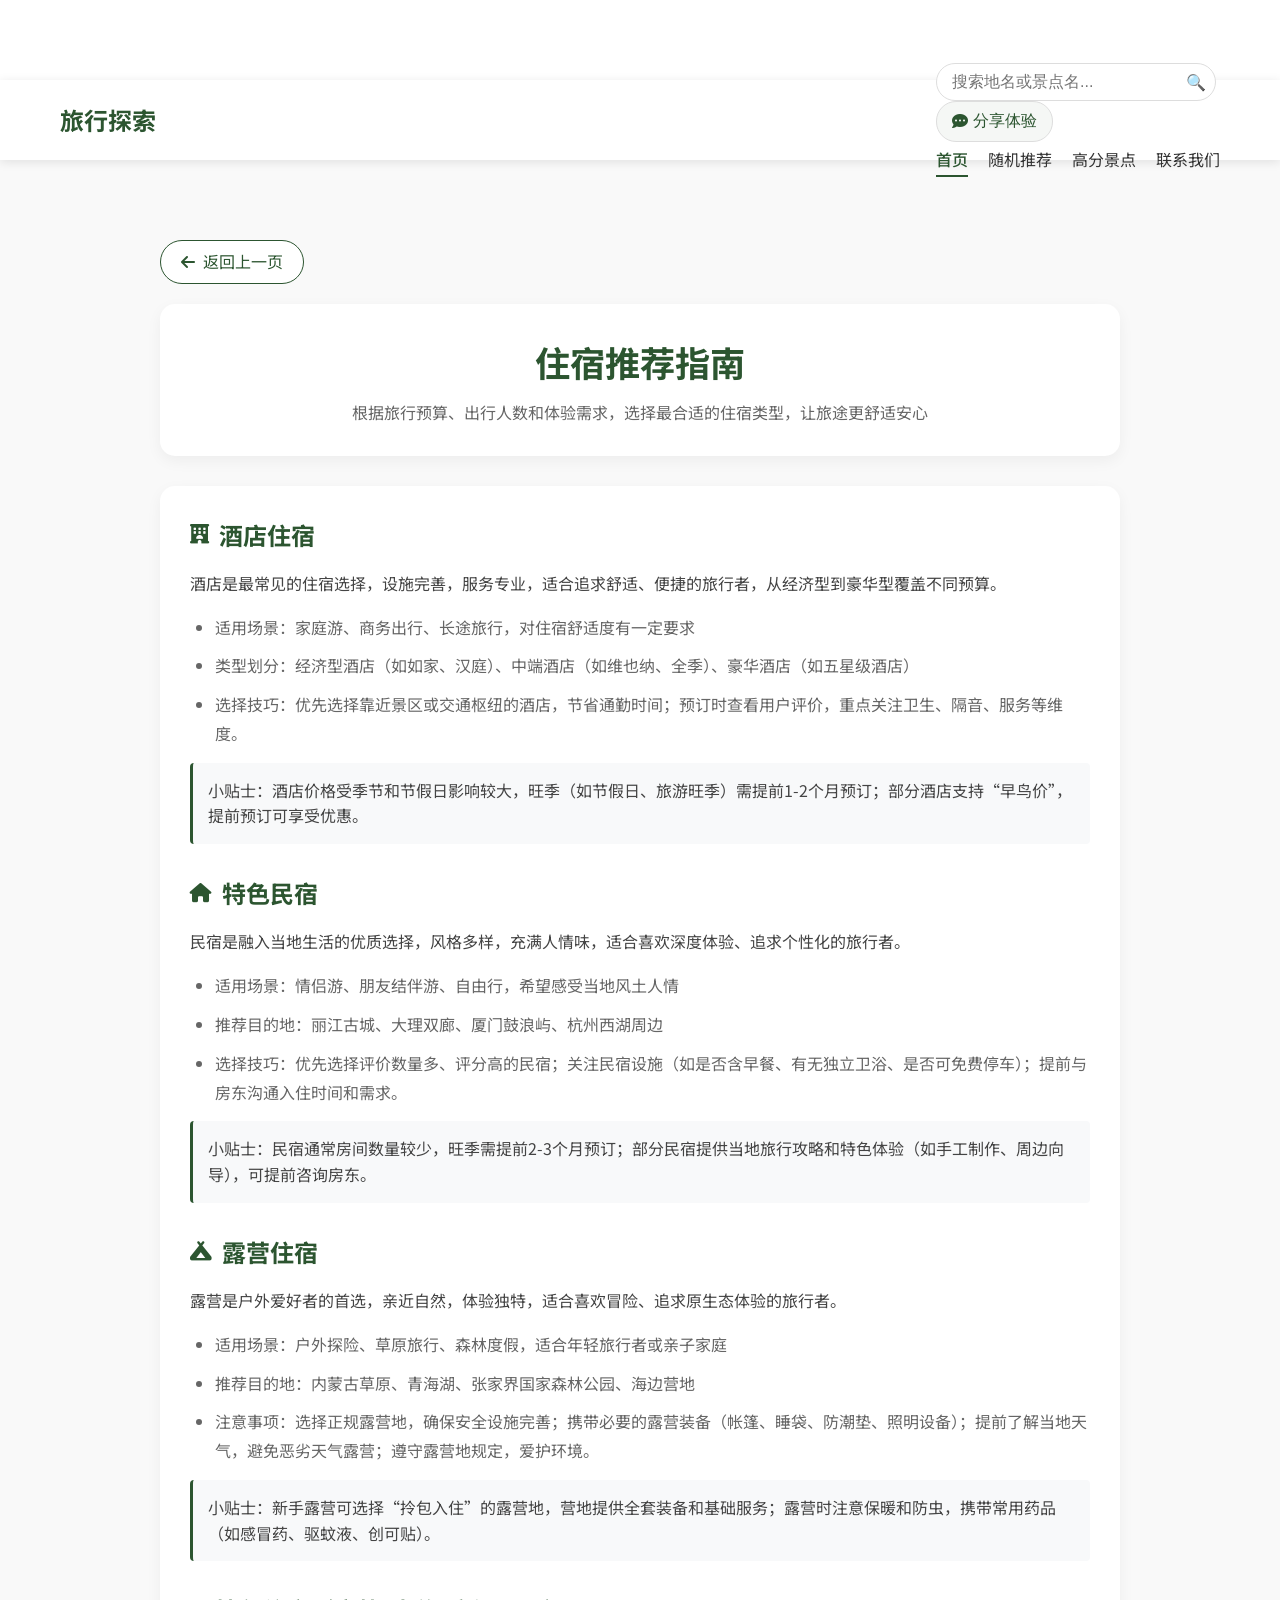
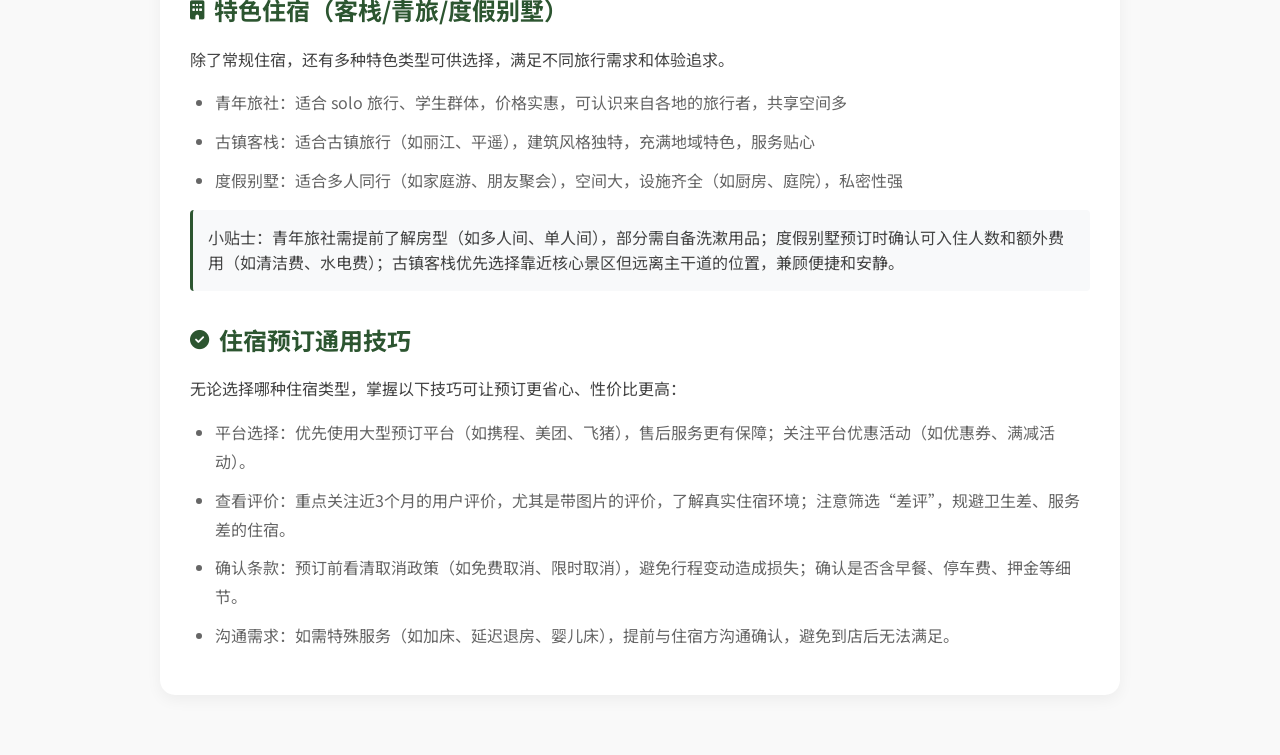
<file: guide-accommodation.html>
<!DOCTYPE html>
<html lang="zh-CN">
<head>
    <meta charset="UTF-8">
    <meta name="viewport" content="width=device-width, initial-scale=1.0">
    <title>住宿推荐指南 | 旅行探索</title>
    <link rel="stylesheet" href="style.css">
    <link href="https://fonts.googleapis.com/css2?family=Noto+Sans+SC:wght@400;500;700&display=swap" rel="stylesheet">
    <link rel="stylesheet" href="https://cdnjs.cloudflare.com/ajax/libs/font-awesome/6.4.0/css/all.min.css">
</head>
<body>
    <!-- 导航栏 -->
    <nav id="navbar">
        <div class="container">
            <div class="nav-left">
                <div class="logo" style="font-size: 1.5rem; color: #2c5530; font-weight: bold;">旅行探索</div>
            </div>
            <div class="nav-right">
                <div class="search-box">
                    <input type="text" id="main-search-input" placeholder="搜索地名或景点名...">
                    <button id="main-search-btn">🔍</button>
                </div>
                <button id="review-toggle-btn" class="search-like-btn">
                    <i class="fas fa-comment-dots"></i> 分享体验
                </button>
                <div class="nav-links">
                    <a href="index.html" class="nav-link">首页</a>
                    <a href="random-spots.html" class="nav-link">随机推荐</a>
                    <a href="top-rated.html" class="nav-link">高分景点</a>
                    <a href="index.html#contact" class="nav-link">联系我们</a>
                </div>
            </div>
        </div>
        <!-- 评价框（默认隐藏） -->
        <div class="review-box-container" id="review-box-container" style="display: none;">
            <div class="container">
                <div class="review-box">
                    <h3>分享你的旅行体验</h3>
                    <form id="review-form">
                        <div class="form-group">
                            <label for="review-spot">景点名称 <span class="required">*</span></label>
                            <input type="text" id="review-spot" placeholder="请输入你评价的景点名" required>
                        </div>
                        <div class="form-group">
                            <label>评分 <span class="required">*</span></label>
                            <div class="star-rating" id="star-rating">
                                <i class="fas fa-star" data-score="1"></i>
                                <i class="fas fa-star" data-score="2"></i>
                                <i class="fas fa-star" data-score="3"></i>
                                <i class="fas fa-star" data-score="4"></i>
                                <i class="fas fa-star" data-score="5"></i>
                                <input type="hidden" id="review-score" value="0" required>
                            </div>
                        </div>
                        <div class="form-group">
                            <label for="review-content">评价内容 <span class="required">*</span></label>
                            <textarea id="review-content" rows="3" placeholder="分享你的真实体验..." required></textarea>
                        </div>
                        <button type="submit" class="submit-review-btn">提交评价</button>
                    </form>
                </div>
            </div>
        </div>
    </nav>

    <!-- 住宿推荐指南页 -->
    <section class="guide-page">
        <div class="guide-container">
            <!-- 返回按钮 -->
            <a href="javascript:window.history.back()" class="back-btn">
                <i class="fas fa-arrow-left"></i> 返回上一页
            </a>

            <div class="guide-header">
                <h2>住宿推荐指南</h2>
                <p>根据旅行预算、出行人数和体验需求，选择最合适的住宿类型，让旅途更舒适安心</p>
            </div>

            <div class="guide-content">
                <div class="guide-section">
                    <h3><i class="fas fa-hotel"></i> 酒店住宿</h3>
                    <p>酒店是最常见的住宿选择，设施完善，服务专业，适合追求舒适、便捷的旅行者，从经济型到豪华型覆盖不同预算。</p>
                    <ul class="guide-list">
                        <li>适用场景：家庭游、商务出行、长途旅行，对住宿舒适度有一定要求</li>
                        <li>类型划分：经济型酒店（如如家、汉庭）、中端酒店（如维也纳、全季）、豪华酒店（如五星级酒店）</li>
                        <li>选择技巧：优先选择靠近景区或交通枢纽的酒店，节省通勤时间；预订时查看用户评价，重点关注卫生、隔音、服务等维度。</li>
                    </ul>
                    <div class="guide-tip">
                        小贴士：酒店价格受季节和节假日影响较大，旺季（如节假日、旅游旺季）需提前1-2个月预订；部分酒店支持“早鸟价”，提前预订可享受优惠。
                    </div>
                </div>

                <div class="guide-section">
                    <h3><i class="fas fa-home"></i> 特色民宿</h3>
                    <p>民宿是融入当地生活的优质选择，风格多样，充满人情味，适合喜欢深度体验、追求个性化的旅行者。</p>
                    <ul class="guide-list">
                        <li>适用场景：情侣游、朋友结伴游、自由行，希望感受当地风土人情</li>
                        <li>推荐目的地：丽江古城、大理双廊、厦门鼓浪屿、杭州西湖周边</li>
                        <li>选择技巧：优先选择评价数量多、评分高的民宿；关注民宿设施（如是否含早餐、有无独立卫浴、是否可免费停车）；提前与房东沟通入住时间和需求。</li>
                    </ul>
                    <div class="guide-tip">
                        小贴士：民宿通常房间数量较少，旺季需提前2-3个月预订；部分民宿提供当地旅行攻略和特色体验（如手工制作、周边向导），可提前咨询房东。
                    </div>
                </div>

                <div class="guide-section">
                    <h3><i class="fas fa-campground"></i> 露营住宿</h3>
                    <p>露营是户外爱好者的首选，亲近自然，体验独特，适合喜欢冒险、追求原生态体验的旅行者。</p>
                    <ul class="guide-list">
                        <li>适用场景：户外探险、草原旅行、森林度假，适合年轻旅行者或亲子家庭</li>
                        <li>推荐目的地：内蒙古草原、青海湖、张家界国家森林公园、海边营地</li>
                        <li>注意事项：选择正规露营地，确保安全设施完善；携带必要的露营装备（帐篷、睡袋、防潮垫、照明设备）；提前了解当地天气，避免恶劣天气露营；遵守露营地规定，爱护环境。</li>
                    </ul>
                    <div class="guide-tip">
                        小贴士：新手露营可选择“拎包入住”的露营地，营地提供全套装备和基础服务；露营时注意保暖和防虫，携带常用药品（如感冒药、驱蚊液、创可贴）。
                    </div>
                </div>

                <div class="guide-section">
                    <h3><i class="fas fa-building"></i> 特色住宿（客栈/青旅/度假别墅）</h3>
                    <p>除了常规住宿，还有多种特色类型可供选择，满足不同旅行需求和体验追求。</p>
                    <ul class="guide-list">
                        <li>青年旅社：适合 solo 旅行、学生群体，价格实惠，可认识来自各地的旅行者，共享空间多</li>
                        <li>古镇客栈：适合古镇旅行（如丽江、平遥），建筑风格独特，充满地域特色，服务贴心</li>
                        <li>度假别墅：适合多人同行（如家庭游、朋友聚会），空间大，设施齐全（如厨房、庭院），私密性强</li>
                    </ul>
                    <div class="guide-tip">
                        小贴士：青年旅社需提前了解房型（如多人间、单人间），部分需自备洗漱用品；度假别墅预订时确认可入住人数和额外费用（如清洁费、水电费）；古镇客栈优先选择靠近核心景区但远离主干道的位置，兼顾便捷和安静。
                    </div>
                </div>

                <div class="guide-section">
                    <h3><i class="fas fa-check-circle"></i> 住宿预订通用技巧</h3>
                    <p>无论选择哪种住宿类型，掌握以下技巧可让预订更省心、性价比更高：</p>
                    <ul class="guide-list">
                        <li>平台选择：优先使用大型预订平台（如携程、美团、飞猪），售后服务更有保障；关注平台优惠活动（如优惠券、满减活动）。</li>
                        <li>查看评价：重点关注近3个月的用户评价，尤其是带图片的评价，了解真实住宿环境；注意筛选“差评”，规避卫生差、服务差的住宿。</li>
                        <li>确认条款：预订前看清取消政策（如免费取消、限时取消），避免行程变动造成损失；确认是否含早餐、停车费、押金等细节。</li>
                        <li>沟通需求：如需特殊服务（如加床、延迟退房、婴儿床），提前与住宿方沟通确认，避免到店后无法满足。</li>
                    </ul>
                </div>
            </div>
        </div>
    </section>

    <script src="script.js"></script>
</body>
</html>
</file>
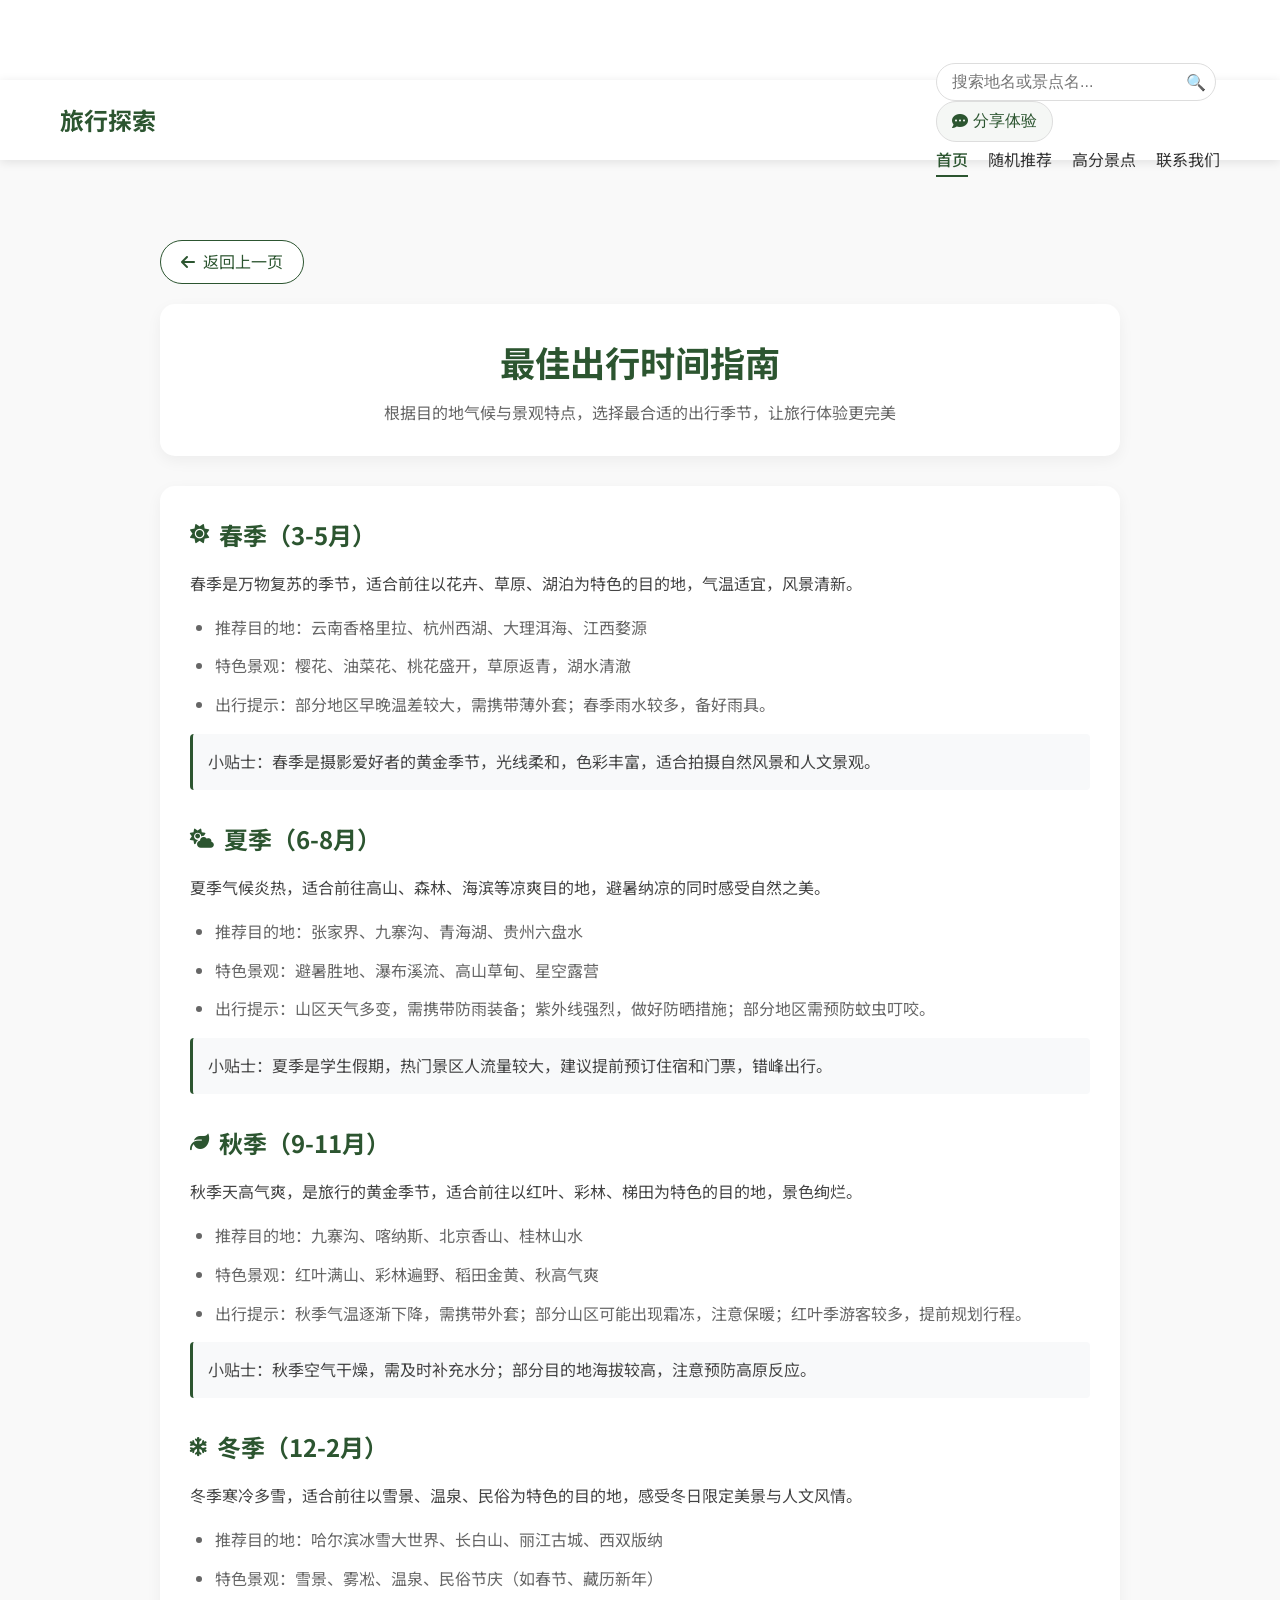
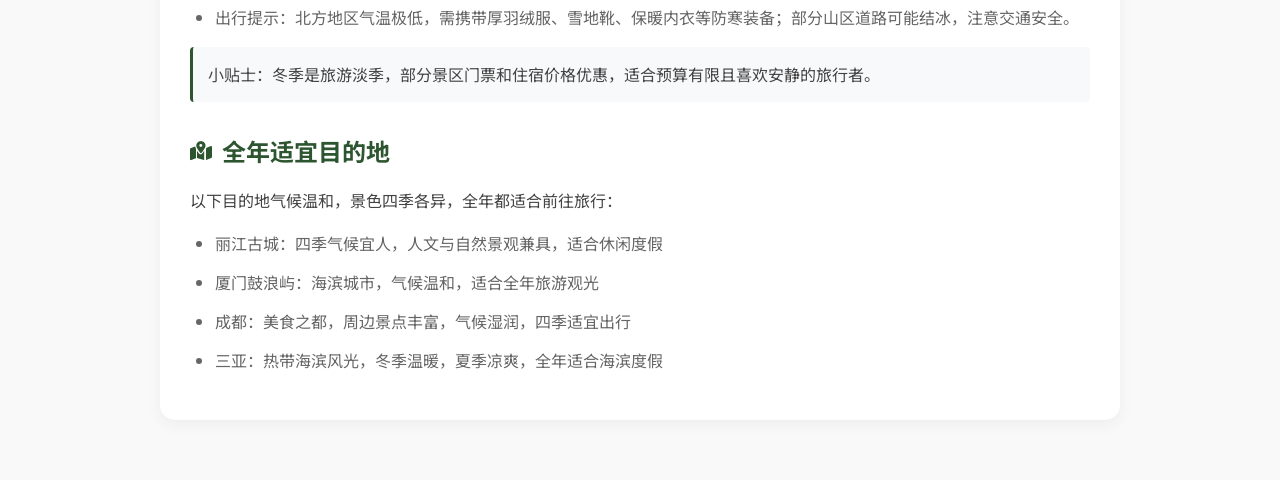
<file: guide-time.html>
<!DOCTYPE html>
<html lang="zh-CN">
<head>
    <meta charset="UTF-8">
    <meta name="viewport" content="width=device-width, initial-scale=1.0">
    <title>最佳出行时间 | 旅行探索</title>
    <link rel="stylesheet" href="style.css">
    <link href="https://fonts.googleapis.com/css2?family=Noto+Sans+SC:wght@400;500;700&display=swap" rel="stylesheet">
    <link rel="stylesheet" href="https://cdnjs.cloudflare.com/ajax/libs/font-awesome/6.4.0/css/all.min.css">
</head>
<body>
    <!-- 导航栏 -->
    <nav id="navbar">
        <div class="container">
            <div class="nav-left">
                <div class="logo" style="font-size: 1.5rem; color: #2c5530; font-weight: bold;">旅行探索</div>
            </div>
            <div class="nav-right">
                <div class="search-box">
                    <input type="text" id="main-search-input" placeholder="搜索地名或景点名...">
                    <button id="main-search-btn">🔍</button>
                </div>
                <button id="review-toggle-btn" class="search-like-btn">
                    <i class="fas fa-comment-dots"></i> 分享体验
                </button>
                <div class="nav-links">
                    <a href="index.html" class="nav-link">首页</a>
                    <a href="random-spots.html" class="nav-link">随机推荐</a>
                    <a href="top-rated.html" class="nav-link">高分景点</a>
                    <a href="index.html#contact" class="nav-link">联系我们</a>
                </div>
            </div>
        </div>
        <!-- 评价框（默认隐藏） -->
        <div class="review-box-container" id="review-box-container" style="display: none;">
            <div class="container">
                <div class="review-box">
                    <h3>分享你的旅行体验</h3>
                    <form id="review-form">
                        <div class="form-group">
                            <label for="review-spot">景点名称 <span class="required">*</span></label>
                            <input type="text" id="review-spot" placeholder="请输入你评价的景点名" required>
                        </div>
                        <div class="form-group">
                            <label>评分 <span class="required">*</span></label>
                            <div class="star-rating" id="star-rating">
                                <i class="fas fa-star" data-score="1"></i>
                                <i class="fas fa-star" data-score="2"></i>
                                <i class="fas fa-star" data-score="3"></i>
                                <i class="fas fa-star" data-score="4"></i>
                                <i class="fas fa-star" data-score="5"></i>
                                <input type="hidden" id="review-score" value="0" required>
                            </div>
                        </div>
                        <div class="form-group">
                            <label for="review-content">评价内容 <span class="required">*</span></label>
                            <textarea id="review-content" rows="3" placeholder="分享你的真实体验..." required></textarea>
                        </div>
                        <button type="submit" class="submit-review-btn">提交评价</button>
                    </form>
                </div>
            </div>
        </div>
    </nav>

    <!-- 最佳出行时间指南页 -->
    <section class="guide-page">
        <div class="guide-container">
            <!-- 返回按钮 -->
            <a href="javascript:window.history.back()" class="back-btn">
                <i class="fas fa-arrow-left"></i> 返回上一页
            </a>

            <div class="guide-header">
                <h2>最佳出行时间指南</h2>
                <p>根据目的地气候与景观特点，选择最合适的出行季节，让旅行体验更完美</p>
            </div>

            <div class="guide-content">
                <div class="guide-section">
                    <h3><i class="fas fa-sun"></i> 春季（3-5月）</h3>
                    <p>春季是万物复苏的季节，适合前往以花卉、草原、湖泊为特色的目的地，气温适宜，风景清新。</p>
                    <ul class="guide-list">
                        <li>推荐目的地：云南香格里拉、杭州西湖、大理洱海、江西婺源</li>
                        <li>特色景观：樱花、油菜花、桃花盛开，草原返青，湖水清澈</li>
                        <li>出行提示：部分地区早晚温差较大，需携带薄外套；春季雨水较多，备好雨具。</li>
                    </ul>
                    <div class="guide-tip">
                        小贴士：春季是摄影爱好者的黄金季节，光线柔和，色彩丰富，适合拍摄自然风景和人文景观。
                    </div>
                </div>

                <div class="guide-section">
                    <h3><i class="fas fa-cloud-sun"></i> 夏季（6-8月）</h3>
                    <p>夏季气候炎热，适合前往高山、森林、海滨等凉爽目的地，避暑纳凉的同时感受自然之美。</p>
                    <ul class="guide-list">
                        <li>推荐目的地：张家界、九寨沟、青海湖、贵州六盘水</li>
                        <li>特色景观：避暑胜地、瀑布溪流、高山草甸、星空露营</li>
                        <li>出行提示：山区天气多变，需携带防雨装备；紫外线强烈，做好防晒措施；部分地区需预防蚊虫叮咬。</li>
                    </ul>
                    <div class="guide-tip">
                        小贴士：夏季是学生假期，热门景区人流量较大，建议提前预订住宿和门票，错峰出行。
                    </div>
                </div>

                <div class="guide-section">
                    <h3><i class="fas fa-leaf"></i> 秋季（9-11月）</h3>
                    <p>秋季天高气爽，是旅行的黄金季节，适合前往以红叶、彩林、梯田为特色的目的地，景色绚烂。</p>
                    <ul class="guide-list">
                        <li>推荐目的地：九寨沟、喀纳斯、北京香山、桂林山水</li>
                        <li>特色景观：红叶满山、彩林遍野、稻田金黄、秋高气爽</li>
                        <li>出行提示：秋季气温逐渐下降，需携带外套；部分山区可能出现霜冻，注意保暖；红叶季游客较多，提前规划行程。</li>
                    </ul>
                    <div class="guide-tip">
                        小贴士：秋季空气干燥，需及时补充水分；部分目的地海拔较高，注意预防高原反应。
                    </div>
                </div>

                <div class="guide-section">
                    <h3><i class="fas fa-snowflake"></i> 冬季（12-2月）</h3>
                    <p>冬季寒冷多雪，适合前往以雪景、温泉、民俗为特色的目的地，感受冬日限定美景与人文风情。</p>
                    <ul class="guide-list">
                        <li>推荐目的地：哈尔滨冰雪大世界、长白山、丽江古城、西双版纳</li>
                        <li>特色景观：雪景、雾凇、温泉、民俗节庆（如春节、藏历新年）</li>
                        <li>出行提示：北方地区气温极低，需携带厚羽绒服、雪地靴、保暖内衣等防寒装备；部分山区道路可能结冰，注意交通安全。</li>
                    </ul>
                    <div class="guide-tip">
                        小贴士：冬季是旅游淡季，部分景区门票和住宿价格优惠，适合预算有限且喜欢安静的旅行者。
                    </div>
                </div>

                <div class="guide-section">
                    <h3><i class="fas fa-map-marked-alt"></i> 全年适宜目的地</h3>
                    <p>以下目的地气候温和，景色四季各异，全年都适合前往旅行：</p>
                    <ul class="guide-list">
                        <li>丽江古城：四季气候宜人，人文与自然景观兼具，适合休闲度假</li>
                        <li>厦门鼓浪屿：海滨城市，气候温和，适合全年旅游观光</li>
                        <li>成都：美食之都，周边景点丰富，气候湿润，四季适宜出行</li>
                        <li>三亚：热带海滨风光，冬季温暖，夏季凉爽，全年适合海滨度假</li>
                    </ul>
                </div>
            </div>
        </div>
    </section>

    <script src="script.js"></script>
</body>
</html>
</file>
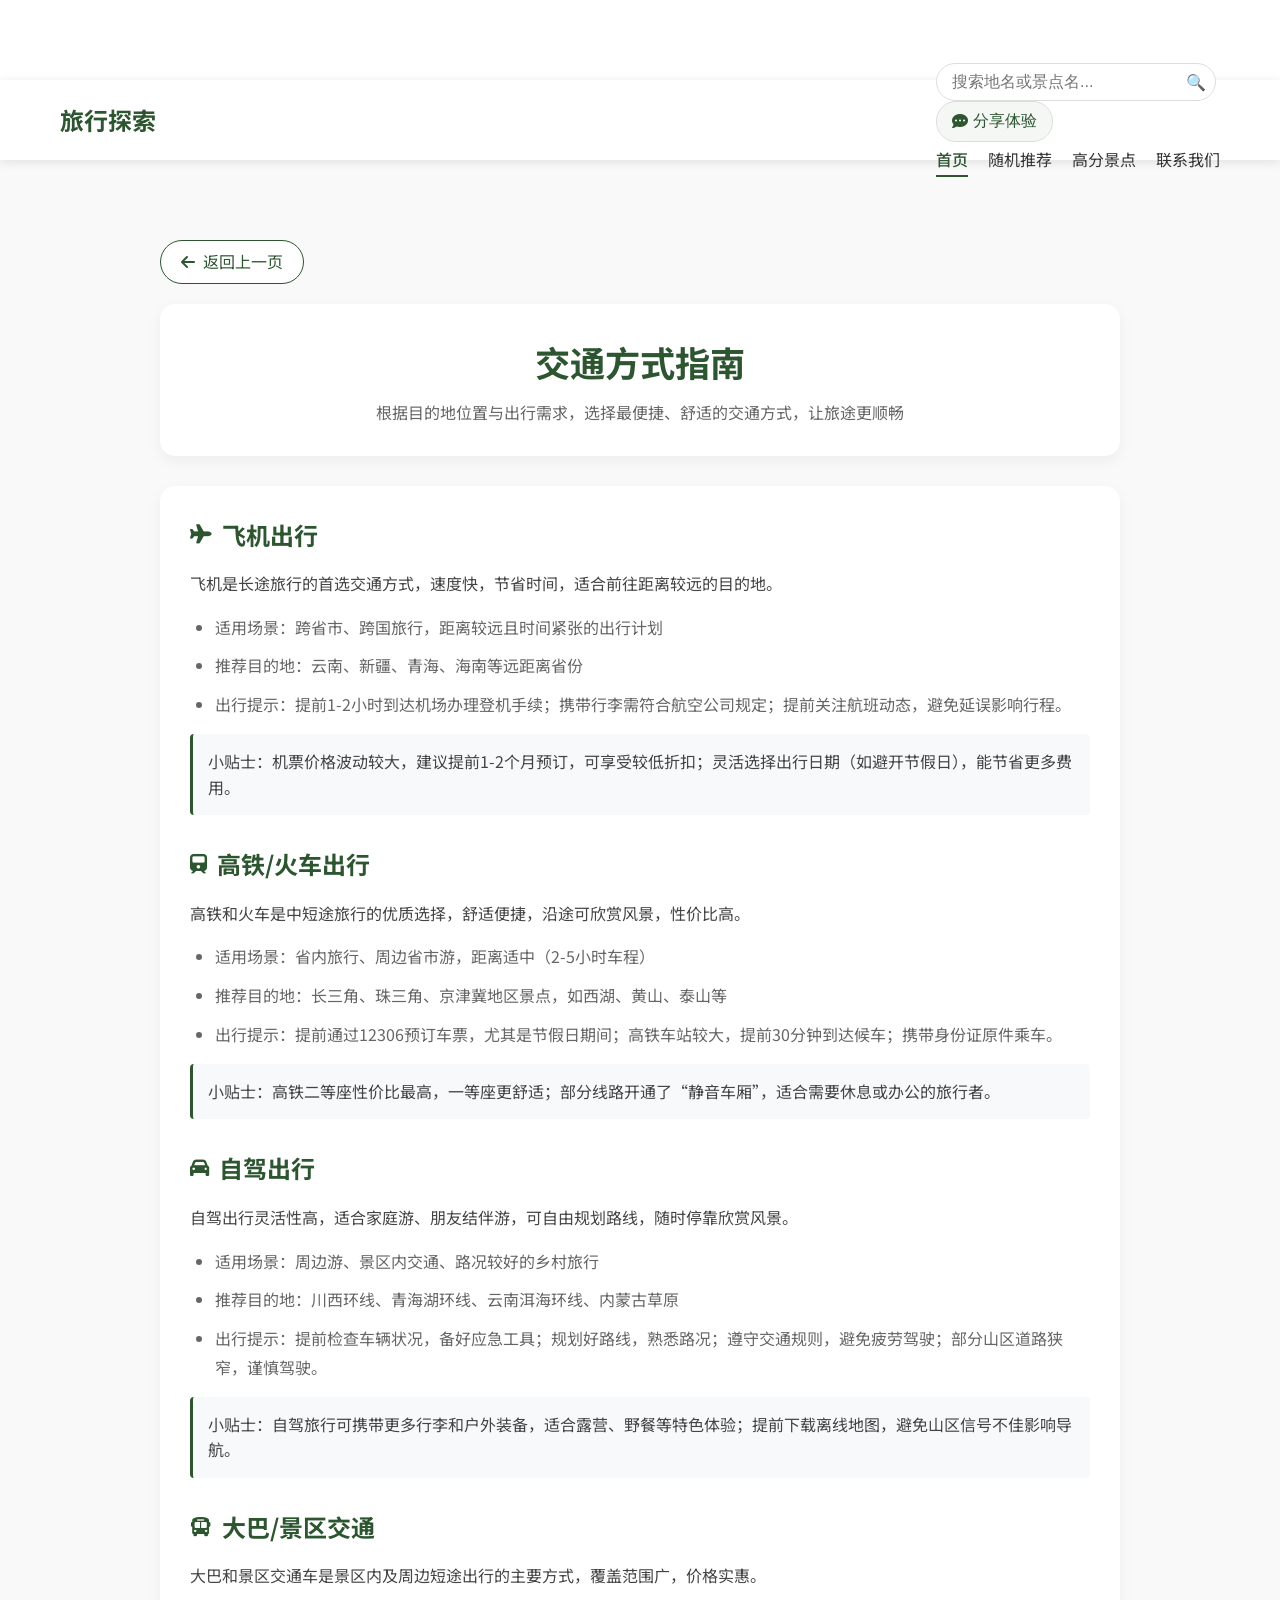
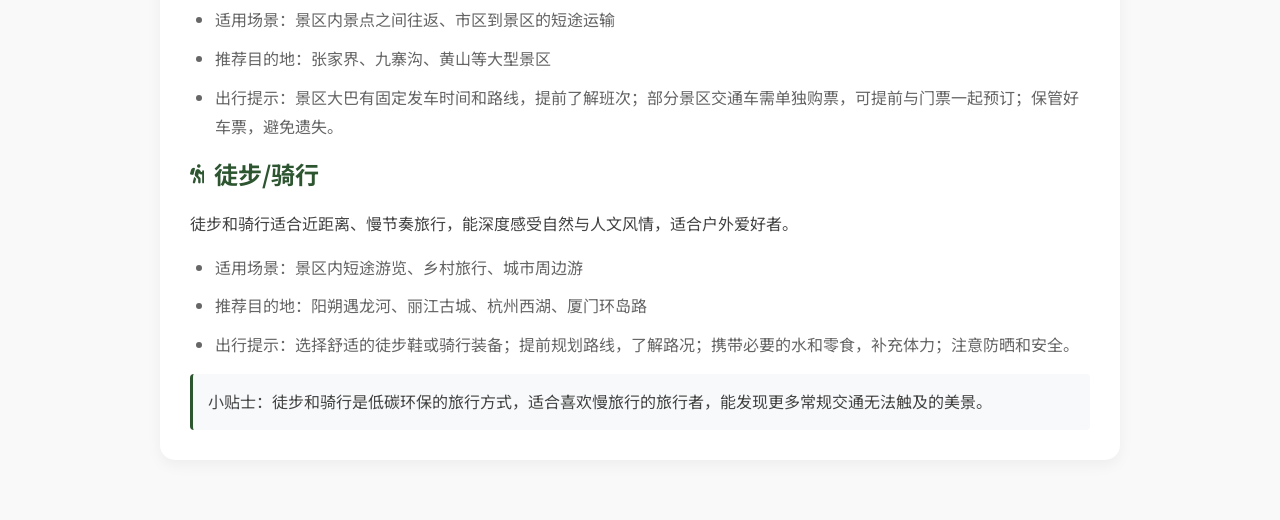
<file: guide-transport.html>
<!DOCTYPE html>
<html lang="zh-CN">
<head>
    <meta charset="UTF-8">
    <meta name="viewport" content="width=device-width, initial-scale=1.0">
    <title>交通方式指南 | 旅行探索</title>
    <link rel="stylesheet" href="style.css">
    <link href="https://fonts.googleapis.com/css2?family=Noto+Sans+SC:wght@400;500;700&display=swap" rel="stylesheet">
    <link rel="stylesheet" href="https://cdnjs.cloudflare.com/ajax/libs/font-awesome/6.4.0/css/all.min.css">
</head>
<body>
    <!-- 导航栏 -->
    <nav id="navbar">
        <div class="container">
            <div class="nav-left">
                <div class="logo" style="font-size: 1.5rem; color: #2c5530; font-weight: bold;">旅行探索</div>
            </div>
            <div class="nav-right">
                <div class="search-box">
                    <input type="text" id="main-search-input" placeholder="搜索地名或景点名...">
                    <button id="main-search-btn">🔍</button>
                </div>
                <button id="review-toggle-btn" class="search-like-btn">
                    <i class="fas fa-comment-dots"></i> 分享体验
                </button>
                <div class="nav-links">
                    <a href="index.html" class="nav-link">首页</a>
                    <a href="random-spots.html" class="nav-link">随机推荐</a>
                    <a href="top-rated.html" class="nav-link">高分景点</a>
                    <a href="index.html#contact" class="nav-link">联系我们</a>
                </div>
            </div>
        </div>
        <!-- 评价框（默认隐藏） -->
        <div class="review-box-container" id="review-box-container" style="display: none;">
            <div class="container">
                <div class="review-box">
                    <h3>分享你的旅行体验</h3>
                    <form id="review-form">
                        <div class="form-group">
                            <label for="review-spot">景点名称 <span class="required">*</span></label>
                            <input type="text" id="review-spot" placeholder="请输入你评价的景点名" required>
                        </div>
                        <div class="form-group">
                            <label>评分 <span class="required">*</span></label>
                            <div class="star-rating" id="star-rating">
                                <i class="fas fa-star" data-score="1"></i>
                                <i class="fas fa-star" data-score="2"></i>
                                <i class="fas fa-star" data-score="3"></i>
                                <i class="fas fa-star" data-score="4"></i>
                                <i class="fas fa-star" data-score="5"></i>
                                <input type="hidden" id="review-score" value="0" required>
                            </div>
                        </div>
                        <div class="form-group">
                            <label for="review-content">评价内容 <span class="required">*</span></label>
                            <textarea id="review-content" rows="3" placeholder="分享你的真实体验..." required></textarea>
                        </div>
                        <button type="submit" class="submit-review-btn">提交评价</button>
                    </form>
                </div>
            </div>
        </div>
    </nav>

    <!-- 交通方式指南页 -->
    <section class="guide-page">
        <div class="guide-container">
            <!-- 返回按钮 -->
            <a href="javascript:window.history.back()" class="back-btn">
                <i class="fas fa-arrow-left"></i> 返回上一页
            </a>

            <div class="guide-header">
                <h2>交通方式指南</h2>
                <p>根据目的地位置与出行需求，选择最便捷、舒适的交通方式，让旅途更顺畅</p>
            </div>

            <div class="guide-content">
                <div class="guide-section">
                    <h3><i class="fas fa-plane"></i> 飞机出行</h3>
                    <p>飞机是长途旅行的首选交通方式，速度快，节省时间，适合前往距离较远的目的地。</p>
                    <ul class="guide-list">
                        <li>适用场景：跨省市、跨国旅行，距离较远且时间紧张的出行计划</li>
                        <li>推荐目的地：云南、新疆、青海、海南等远距离省份</li>
                        <li>出行提示：提前1-2小时到达机场办理登机手续；携带行李需符合航空公司规定；提前关注航班动态，避免延误影响行程。</li>
                    </ul>
                    <div class="guide-tip">
                        小贴士：机票价格波动较大，建议提前1-2个月预订，可享受较低折扣；灵活选择出行日期（如避开节假日），能节省更多费用。
                    </div>
                </div>

                <div class="guide-section">
                    <h3><i class="fas fa-train"></i> 高铁/火车出行</h3>
                    <p>高铁和火车是中短途旅行的优质选择，舒适便捷，沿途可欣赏风景，性价比高。</p>
                    <ul class="guide-list">
                        <li>适用场景：省内旅行、周边省市游，距离适中（2-5小时车程）</li>
                        <li>推荐目的地：长三角、珠三角、京津冀地区景点，如西湖、黄山、泰山等</li>
                        <li>出行提示：提前通过12306预订车票，尤其是节假日期间；高铁车站较大，提前30分钟到达候车；携带身份证原件乘车。</li>
                    </ul>
                    <div class="guide-tip">
                        小贴士：高铁二等座性价比最高，一等座更舒适；部分线路开通了“静音车厢”，适合需要休息或办公的旅行者。
                    </div>
                </div>

                <div class="guide-section">
                    <h3><i class="fas fa-car"></i> 自驾出行</h3>
                    <p>自驾出行灵活性高，适合家庭游、朋友结伴游，可自由规划路线，随时停靠欣赏风景。</p>
                    <ul class="guide-list">
                        <li>适用场景：周边游、景区内交通、路况较好的乡村旅行</li>
                        <li>推荐目的地：川西环线、青海湖环线、云南洱海环线、内蒙古草原</li>
                        <li>出行提示：提前检查车辆状况，备好应急工具；规划好路线，熟悉路况；遵守交通规则，避免疲劳驾驶；部分山区道路狭窄，谨慎驾驶。</li>
                    </ul>
                    <div class="guide-tip">
                        小贴士：自驾旅行可携带更多行李和户外装备，适合露营、野餐等特色体验；提前下载离线地图，避免山区信号不佳影响导航。
                    </div>
                </div>

                <div class="guide-section">
                    <h3><i class="fas fa-bus"></i> 大巴/景区交通</h3>
                    <p>大巴和景区交通车是景区内及周边短途出行的主要方式，覆盖范围广，价格实惠。</p>
                    <ul class="guide-list">
                        <li>适用场景：景区内景点之间往返、市区到景区的短途运输</li>
                        <li>推荐目的地：张家界、九寨沟、黄山等大型景区</li>
                        <li>出行提示：景区大巴有固定发车时间和路线，提前了解班次；部分景区交通车需单独购票，可提前与门票一起预订；保管好车票，避免遗失。</li>
                    </ul>
                    <div class="guide-section">
                        <h3><i class="fas fa-hiking"></i> 徒步/骑行</h3>
                        <p>徒步和骑行适合近距离、慢节奏旅行，能深度感受自然与人文风情，适合户外爱好者。</p>
                        <ul class="guide-list">
                            <li>适用场景：景区内短途游览、乡村旅行、城市周边游</li>
                            <li>推荐目的地：阳朔遇龙河、丽江古城、杭州西湖、厦门环岛路</li>
                            <li>出行提示：选择舒适的徒步鞋或骑行装备；提前规划路线，了解路况；携带必要的水和零食，补充体力；注意防晒和安全。</li>
                        </ul>
                        <div class="guide-tip">
                            小贴士：徒步和骑行是低碳环保的旅行方式，适合喜欢慢旅行的旅行者，能发现更多常规交通无法触及的美景。
                        </div>
                    </div>
                </div>
            </div>
        </div>
    </section>

    <script src="script.js"></script>
</body>
</html>
</file>
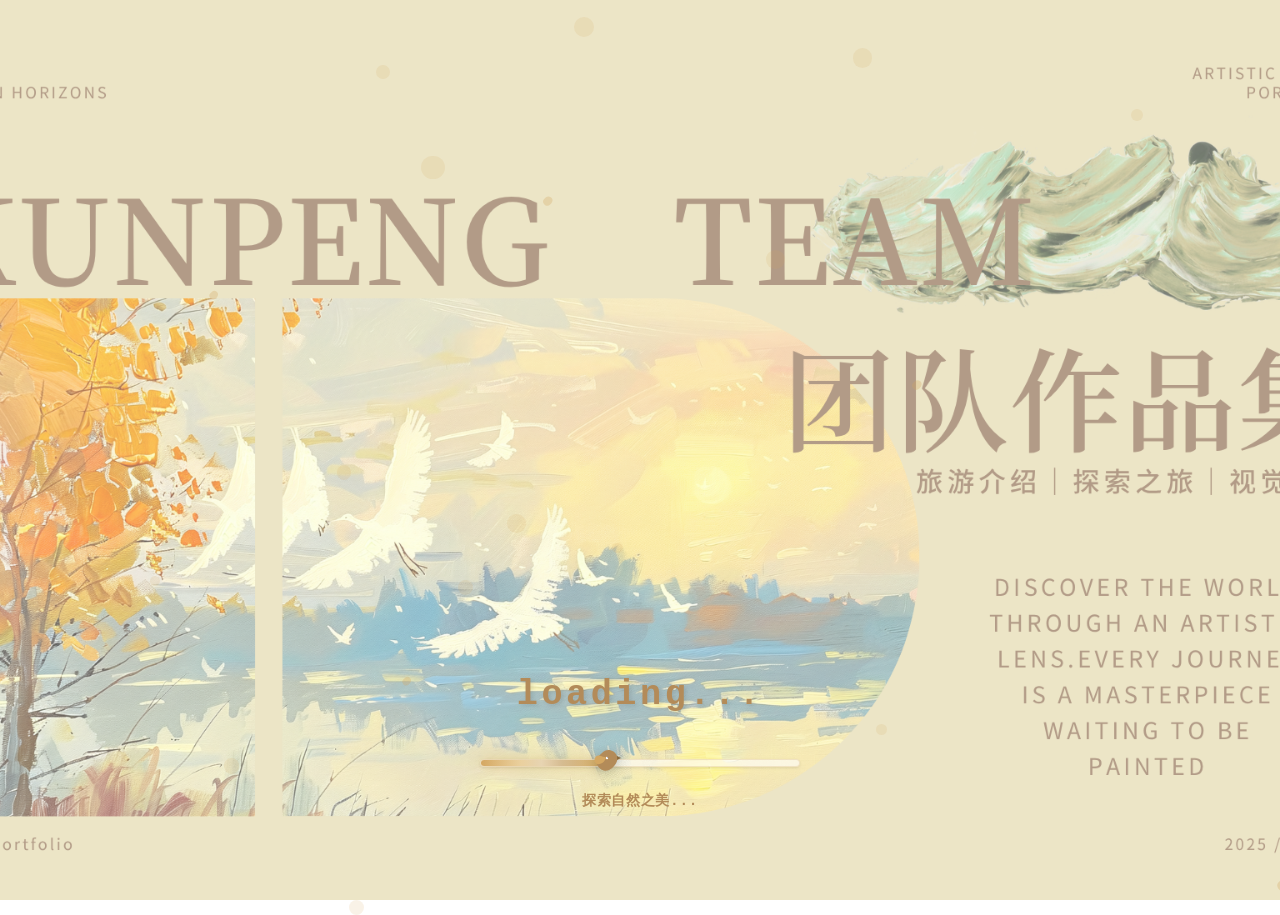
<file: index1.html>
<!DOCTYPE html>
<html lang="zh-CN">
<head>
    <meta charset="UTF-8">
    <meta name="viewport" content="width=device-width, initial-scale=1.0">
    <title>Loading...</title>
    <style>
        * {
            margin: 0;
            padding: 0;
            box-sizing: border-box;
        }
        
        body {
            min-height: 100vh;
            background: 
                linear-gradient(rgba(255, 255, 255, 0.3), rgba(255, 255, 255, 0.3)),
                url("KUNPENG TEAM.png") no-repeat center center fixed;
            background-size: cover;
            font-family: 'Courier New', 'Monaco', 'Menlo', monospace;
            display: flex;
            flex-direction: column;
            align-items: center;
            justify-content: flex-end;
            text-align: center;
            padding: 1.5rem;
            padding-bottom: 10vh;
            overflow: hidden;
        }
        
        .container {
            display: flex;
            flex-direction: column;
            align-items: center;
            justify-content: center;
            gap: 1rem;
            max-width: 20rem;
            width: 100%;
        }
        
        .brand {
            font-size: 2.2rem;
            color: #b38b59; /* 棕黄色 */
            letter-spacing: 0.1em;
            font-family: 'Courier New', 'Monaco', 'Menlo', monospace;
            font-weight: 700; 
            margin-bottom: 0.5rem;
            text-shadow: 2px 2px 4px rgba(0, 0, 0, 0.1);
            animation: pulse 2s infinite;
        }

        @keyframes pulse {
            0% { opacity: 0.8; }
            50% { opacity: 1; }
            100% { opacity: 0.8; }
        }

        /* 进度条容器 */
        .progress-container {
            position: relative;
            width: 100%;
            background-color: rgba(255, 255, 255, 0.6); 
            border-radius: 10px;
            height: 8px;
            overflow: visible;
            box-shadow: 0 1px 3px rgba(0, 0, 0, 0.1);
            margin-top: 20px;
            border: 1px solid rgba(215, 180, 119, 0.3); /* 棕黄色边框 */
        }

        /* 进度条 */
        .progress-bar {
            background: linear-gradient(90deg, #d4a762, #e0b96e, #c19a5b, #d9b166);
            height: 100%;
            border-radius: 10px;
            animation: progress 3s ease-in-out;
            width: 0%;
            box-shadow: 0 0 12px rgba(213, 170, 93, 0.5); /* 棕黄色发光 */
            position: relative;
        }
        
        /* 进度条发光效果 */
        .progress-bar::after {
            content: '';
            position: absolute;
            top: 0;
            left: 0;
            right: 0;
            bottom: 0;
            border-radius: 10px;
            background: linear-gradient(90deg, transparent, rgba(255, 255, 255, 0.5), transparent);
            animation: shimmer 2s infinite;
        }
        
        @keyframes shimmer {
            0% { transform: translateX(-100%); }
            100% { transform: translateX(100%); }
        }
        
        /* 飞鸟形状 */
        .bird {
            position: absolute;
            top: -20px;
            left: 0;
            width: 40px;
            height: 40px;
            transform: translateX(-50%);
            transition: left 0.1s linear;
            z-index: 10;
        }
        
        .bird svg {
            width: 100%;
            height: 100%;
            filter: drop-shadow(0 3px 6px rgba(0,0,0,0.2));
        }
        
        /* 飞鸟翅膀动画 */
        .bird-wing {
            animation: fly 0.4s infinite alternate;
            transform-origin: center;
        }
        
        .loading-text {
            color: #b38b59; /* 棕黄色 */
            font-size: 0.9rem;
            margin-top: 0.5rem;
            font-family: 'Courier New', 'Monaco', 'Menlo', monospace;
            font-weight: 600;
            letter-spacing: 0.05em;
        }
        
        @keyframes progress {
            0% { 
                width: 0%; 
                background: linear-gradient(90deg, #d4a762, #e0b96e);
            }
            50% {
                background: linear-gradient(90deg, #e8c67a, #e0b96e);
            }
            100% { 
                width: 100%; 
                background: linear-gradient(90deg, #e8c67a, #d9b166);
            }
        }
        
        @keyframes fly {
            0% {
                transform: rotate(-5deg);
            }
            100% {
                transform: rotate(15deg);
            }
        }

        /* 跳转提示 */
        .redirect-notice {
            position: fixed;
            top: 20px;
            left: 50%;
            transform: translateX(-50%);
            background: rgba(213, 170, 93, 0.9); /* 棕黄色 */
            color: white;
            padding: 12px 24px;
            border-radius: 25px;
            font-size: 0.9rem;
            font-family: 'Courier New', 'Monaco', 'Menlo', monospace;
            opacity: 0;
            transition: opacity 0.5s ease;
            box-shadow: 0 4px 12px rgba(0, 0, 0, 0.15);
        }
        
        .redirect-notice.show {
            opacity: 1;
        }
        
        /* 响应式设计 */
        @media (max-width: 640px) {
            .brand {
                font-size: 1.8rem;
            }
            .container {
                max-width: 16rem;
            }
            body {
                padding-bottom: 8vh;
            }
        }
        
        /* 背景装饰 */
        .floating-birds {
            position: absolute;
            top: 0;
            left: 0;
            width: 100%;
            height: 100%;
            pointer-events: none;
            z-index: -1;
        }
        
        .floating-bird {
            position: absolute;
            opacity: 0.3;
            animation: float 15s infinite linear;
        }
        
        @keyframes float {
            0% {
                transform: translate(0, 0) rotate(0deg);
            }
            25% {
                transform: translate(20px, 20px) rotate(5deg);
            }
            50% {
                transform: translate(40px, 0) rotate(0deg);
            }
            75% {
                transform: translate(20px, -20px) rotate(-5deg);
            }
            100% {
                transform: translate(0, 0) rotate(0deg);
            }
        }
        
        /* 棕黄色调背景装饰 */
        .brown-dots {
            position: absolute;
            top: 0;
            left: 0;
            width: 100%;
            height: 100%;
            pointer-events: none;
            z-index: -2;
        }
        
        .dot {
            position: absolute;
            border-radius: 50%;
            background: rgba(213, 170, 93, 0.15); /* 棕黄色 */
            animation: float-dot 20s infinite linear;
        }
        
        @keyframes float-dot {
            0% {
                transform: translateY(0) scale(1);
                opacity: 0.1;
            }
            50% {
                transform: translateY(-20px) scale(1.2);
                opacity: 0.3;
            }
            100% {
                transform: translateY(0) scale(1);
                opacity: 0.1;
            }
        }
    </style>
</head>
<body>
    <!-- 背景装饰 -->
    <div class="floating-birds" id="floatingBirds"></div>
    <div class="brown-dots" id="brownDots"></div> <!-- 改为棕黄色圆点 -->
    <!-- 跳转提示 -->
    <div class="redirect-notice" id="redirectNotice">正在跳转到主页面</div>
    
    <div class="container">
        <div class="brand">loading...</div>
        <div class="progress-container">
            <div class="progress-bar" id="progressBar"></div>
            <div class="bird" id="bird">
                <svg viewBox="0 0 100 100">
                    <!-- 小鸟身体改为棕黄色 -->
                    <path class="bird-body" fill="#b38b59" d="M50,30 C60,20 80,25 85,40 C90,55 75,70 65,75 C55,80 40,75 35,60 C30,45 40,40 50,30 Z" />
                    <!-- 小鸟翅膀改为更浅的棕黄色 -->
                    <path class="bird-wing" fill="#d4a762" d="M45,40 C35,35 25,45 30,55 C35,65 50,60 55,50 C60,40 55,45 45,40 Z" />
                    <!-- 鸟喙改为深棕黄色 -->
                    <path class="bird-beak" fill="#8b6b3e" d="M85,40 L95,45 L85,50 Z" />
                    <circle cx="60" cy="45" r="3" fill="#fff" />
                    <circle cx="62" cy="43" r="1" fill="#000" />
                </svg>
            </div>
        </div>
        <div class="loading-text">探索自然之美...</div> <!-- 添加加载文字 -->
    </div>

    <script>
        // 页面加载完成后执行
        document.addEventListener('DOMContentLoaded', function() {
            const progressBar = document.getElementById('progressBar');
            const bird = document.getElementById('bird');
            const redirectNotice = document.getElementById('redirectNotice');
            const floatingBirds = document.getElementById('floatingBirds');
            const brownDots = document.getElementById('brownDots'); // 改为棕黄色圆点
            
            // 创建背景装饰鸟
            for (let i = 0; i < 5; i++) {
                const floatingBird = document.createElement('div');
                floatingBird.className = 'floating-bird';
                floatingBird.style.left = Math.random() * 100 + '%';
                floatingBird.style.top = Math.random() * 100 + '%';
                floatingBird.style.animationDelay = Math.random() * 10 + 's';
                floatingBird.style.transform = 'scale(' + (Math.random() * 0.5 + 0.3) + ')';
                
                const birdSvg = document.createElementNS('http://www.w3.org/2000/svg', 'svg');
                birdSvg.setAttribute('viewBox', '0 0 100 100');
                birdSvg.setAttribute('width', '30');
                birdSvg.setAttribute('height', '30');
                
                const path = document.createElementNS('http://www.w3.org/2000/svg', 'path');
                path.setAttribute('fill', '#d4a762'); // 改为棕黄色
                path.setAttribute('d', 'M50,30 C60,20 80,25 85,40 C90,55 75,70 65,75 C55,80 40,75 35,60 C30,45 40,40 50,30 Z');
                
                birdSvg.appendChild(path);
                floatingBird.appendChild(birdSvg);
                floatingBirds.appendChild(floatingBird);
            }
            
            // 创建棕黄色圆点背景
            for (let i = 0; i < 15; i++) {
                const dot = document.createElement('div');
                dot.className = 'dot';
                dot.style.left = Math.random() * 100 + '%';
                dot.style.top = Math.random() * 100 + '%';
                dot.style.width = (Math.random() * 20 + 5) + 'px';
                dot.style.height = dot.style.width;
                dot.style.animationDelay = Math.random() * 15 + 's';
                dot.style.animationDuration = (Math.random() * 10 + 15) + 's';
                brownDots.appendChild(dot);
            }
            
            // 模拟加载过程
            let progress = 0;
            const interval = setInterval(() => {
                progress += 1;
                progressBar.style.width = `${progress}%`;
                
                // 更新飞鸟位置
                const progressContainer = document.querySelector('.progress-container');
                const containerWidth = progressContainer.offsetWidth;
                const birdLeft = (progress / 100) * containerWidth;
                bird.style.left = `${birdLeft}px`;
                
                // 当进度达到100%时
                if (progress >= 100) {
                    clearInterval(interval);
                    
                    // 显示跳转提示
                    redirectNotice.classList.add('show');
                    
                    // 延迟1.5秒后跳转到主页面
                    setTimeout(() => {
                        window.location.href = 'index.html';
                    }, 1500);
                }
            }, 30); // 30ms更新一次，总共约3秒完成
        });
    </script>
</body>
</html>
</file>
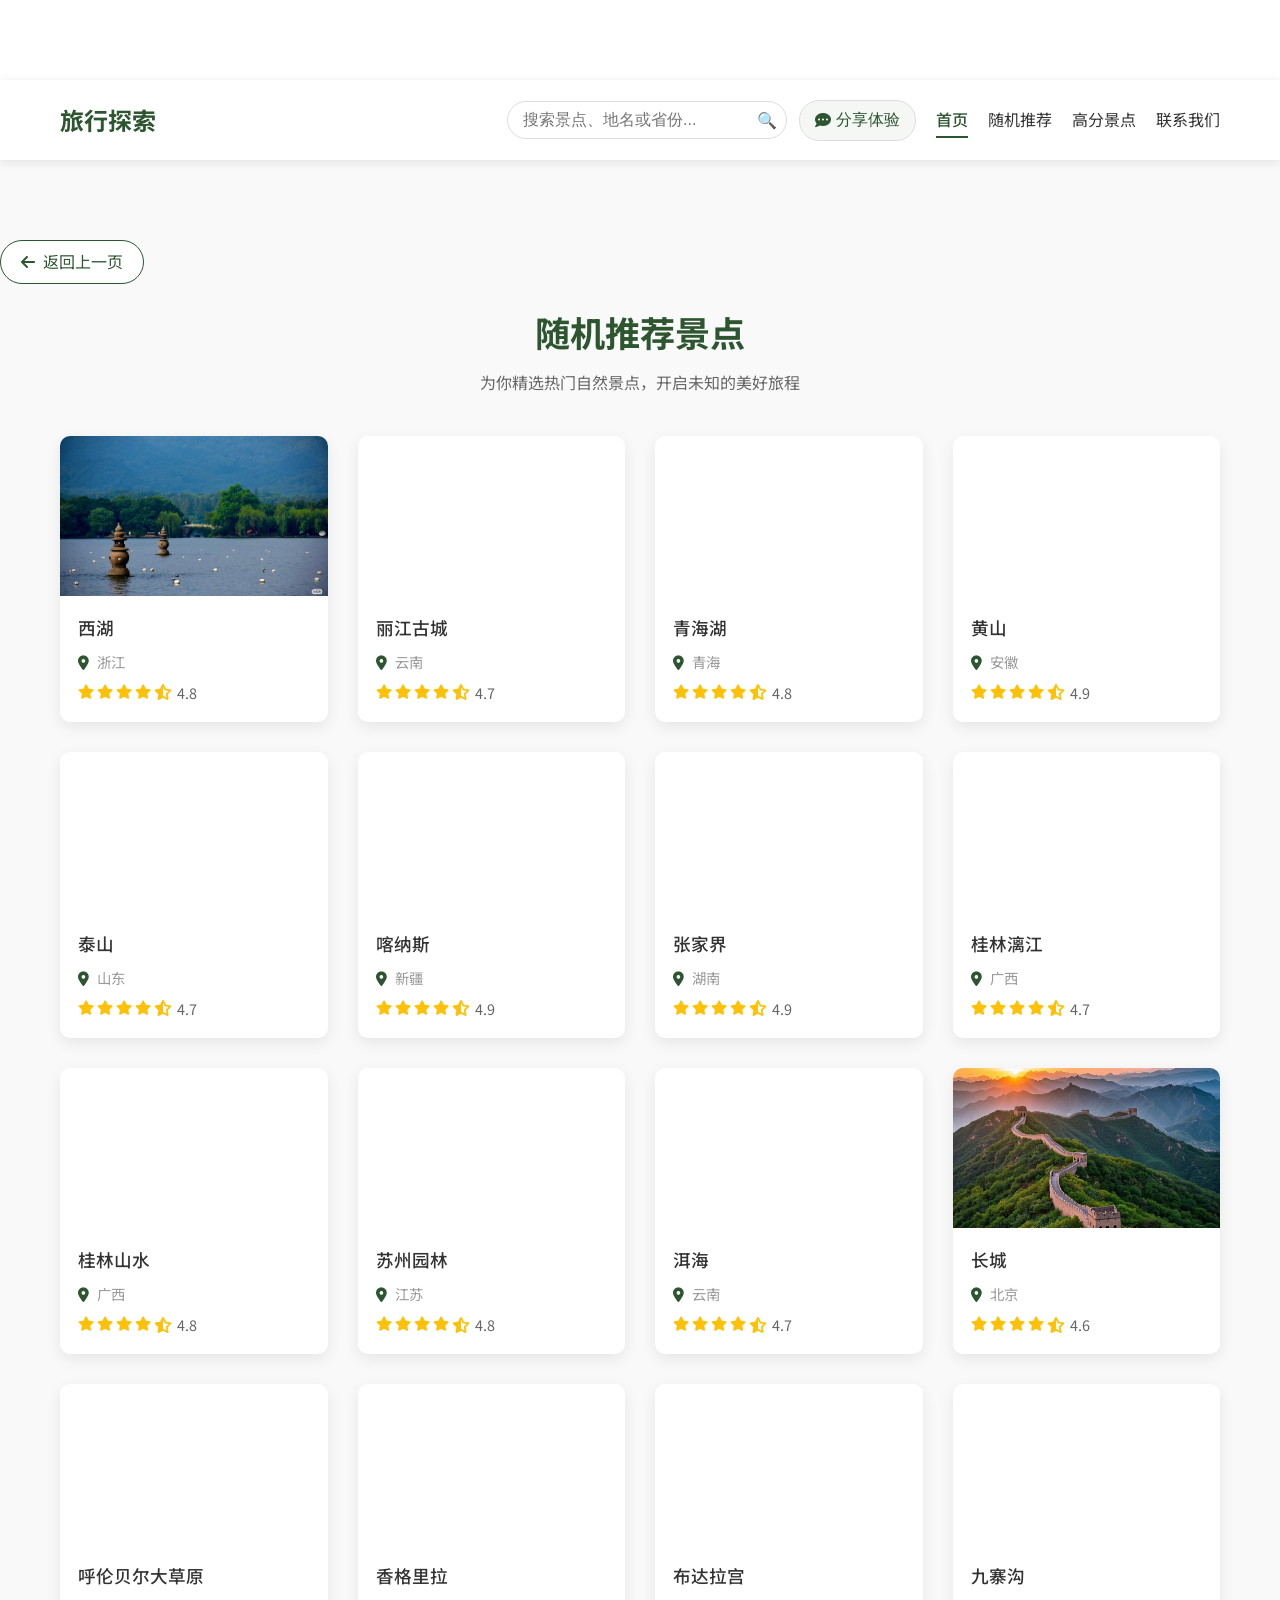
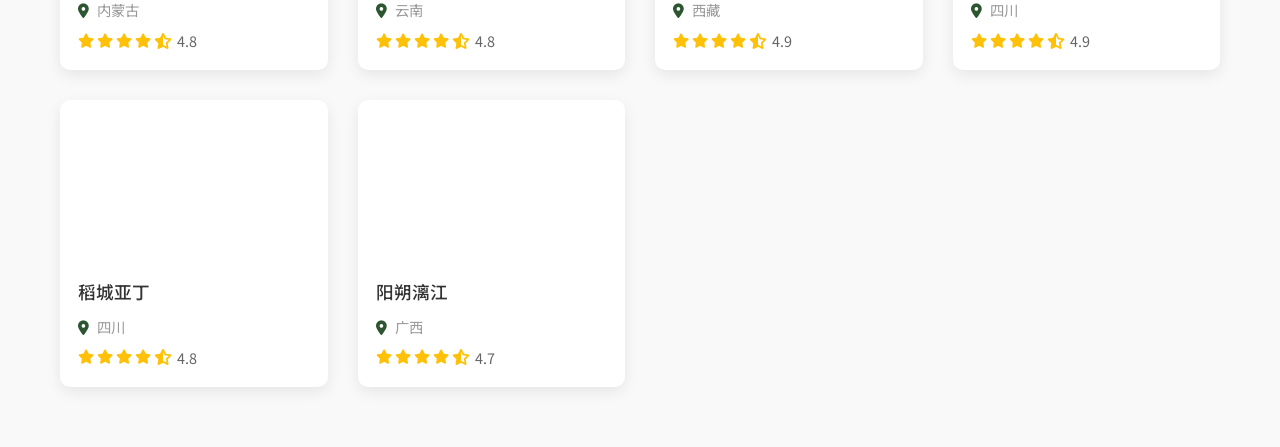
<file: random-spots.html>
<!DOCTYPE html>
<html lang="zh-CN">
<head>
    <meta charset="UTF-8">
    <meta name="viewport" content="width=device-width, initial-scale=1.0">
    <title>随机推荐景点 | 旅行探索</title>
    <link rel="stylesheet" href="style.css">
    <link href="https://fonts.googleapis.com/css2?family=Noto+Sans+SC:wght@400;500;700&display=swap" rel="stylesheet">
    <link rel="stylesheet" href="https://cdnjs.cloudflare.com/ajax/libs/font-awesome/6.4.0/css/all.min.css">
</head>
<body>
    <!-- 导航栏 -->
    <nav id="navbar">
        <div class="container">
            <div class="nav-left">
                <div class="logo" style="font-size: 1.5rem; color: #2c5530; font-weight: bold;">旅行探索</div>
            </div>
            <div class="nav-right" style="display: flex; align-items: center;">
                <div class="search-box">
                    <input type="text" id="main-search-input" placeholder="搜索景点、地名或省份...">
                    <button id="main-search-btn">🔍</button>
                </div>
                <button id="review-toggle-btn" class="search-like-btn" style="margin-left: 12px; margin-right: 20px;">
                    <i class="fas fa-comment-dots"></i> 分享体验
                </button>
                <div class="nav-links">
                    <a href="index.html" class="nav-link">首页</a>
                    <a href="random-spots.html" class="nav-link active">随机推荐</a>
                    <a href="top-rated.html" class="nav-link">高分景点</a>
                    <a href="index.html#contact" class="nav-link">联系我们</a>
                </div>
            </div>
        </div>
        <!-- 评价框（默认隐藏） -->
        <div class="review-box-container" id="review-box-container" style="display: none;">
            <div class="container">
                <div class="review-box">
                    <h3>分享你的旅行体验</h3>
                    <form id="review-form">
                        <div class="form-group">
                            <label for="review-spot">景点名称 <span class="required">*</span></label>
                            <input type="text" id="review-spot" placeholder="请输入你评价的景点名" required>
                        </div>
                        <div class="form-group">
                            <label>评分 <span class="required">*</span></label>
                            <div class="star-rating" id="star-rating">
                                <i class="fas fa-star" data-score="1"></i>
                                <i class="fas fa-star" data-score="2"></i>
                                <i class="fas fa-star" data-score="3"></i>
                                <i class="fas fa-star" data-score="4"></i>
                                <i class="fas fa-star" data-score="5"></i>
                                <input type="hidden" id="review-score" value="0" required>
                            </div>
                        </div>
                        <div class="form-group">
                            <label for="review-content">评价内容 <span class="required">*</span></label>
                            <textarea id="review-content" rows="3" placeholder="分享你的真实体验..." required></textarea>
                        </div>
                        <button type="submit" class="submit-review-btn">提交评价</button>
                    </form>
                </div>
            </div>
        </div>
    </nav>

    <!-- 随机推荐景点列表 -->
    <section class="spots-page">
        <!-- 返回按钮 -->
        <a href="javascript:window.history.back()" class="back-btn">
            <i class="fas fa-arrow-left"></i> 返回上一页
        </a>
        
        <div class="page-header">
            <h2 id="page-title">随机推荐景点</h2>
            <p id="page-desc">为你精选热门自然景点，开启未知的美好旅程</p>
        </div>
        <div class="spots-grid" id="random-spots-grid">
            <!-- 景点卡片由JS动态生成 -->
        </div>
    </section>

    <script src="script.js"></script>
    <script>
        // 所有景点数据（含省份）
        const spotData = [
            { id: 1, name: "西湖", province: "浙江", img: "./images/xihu.jpg", rating: 4.8, detailLink: "spot-detail.html?id=1" },
            { id: 2, name: "丽江古城", province: "云南", img: "https://images.unsplash.com/photo-1475924156734-496f6cac6ec1", rating: 4.7, detailLink: "spot-detail.html?id=2" },
            { id: 3, name: "张家界", province: "湖南", img: "https://images.unsplash.com/photo-1506905925346-21bda4d32df4", rating: 4.9, detailLink: "spot-detail.html?id=3" },
            { id: 4, name: "长城", province: "北京", img: "./images/changcheng.jpg",rating: 4.6, detailLink: "spot-detail.html?id=4" },
            { id: 5, name: "香格里拉", province: "云南", img: "https://images.unsplash.com/photo-1470240731273-7821a6eeb6bd", rating: 4.8, detailLink: "spot-detail.html?id=5" },
            { id: 6, name: "洱海", province: "云南", img: "https://images.unsplash.com/photo-1464278533981-50106e6176b1", rating: 4.7, detailLink: "spot-detail.html?id=6" },
            { id: 7, name: "九寨沟", province: "四川", img: "https://images.unsplash.com/photo-1470071459604-3b5ec3a7fe05", rating: 4.9, detailLink: "spot-detail.html?id=7" },
            { id: 8, name: "桂林山水", province: "广西", img: "https://images.unsplash.com/photo-1447752875215-b2761acb3c5d", rating: 4.8, detailLink: "spot-detail.html?id=8" },
            // 新增景点数据
            { id: 9, name: "黄山", province: "安徽", img: "https://images.pexels.com/photos/24723759/pexels-photo-24723759.jpeg", rating: 4.9, detailLink: "spot-detail.html?id=9" },
            { id: 10, name: "布达拉宫", province: "西藏", img: "https://images.pexels.com/photos/31013239/pexels-photo-31013239.jpeg", rating: 4.9, detailLink: "spot-detail.html?id=10" },
            { id: 11, name: "稻城亚丁", province: "四川", img: "https://images.pexels.com/photos/34640808/pexels-photo-34640808.jpeg", rating: 4.8, detailLink: "spot-detail.html?id=11" },
            { id: 12, name: "桂林漓江", province: "广西", img: "https://images.pexels.com/photos/34309248/pexels-photo-34309248.jpeg", rating: 4.7, detailLink: "spot-detail.html?id=12" },
            { id: 13, name: "苏州园林", province: "江苏", img: "https://images.pexels.com/photos/34654150/pexels-photo-34654150.jpeg", rating: 4.8, detailLink: "spot-detail.html?id=13" },
            { id: 14, name: "泰山", province: "山东", img: "https://images.pexels.com/photos/11698089/pexels-photo-11698089.jpeg", rating: 4.7, detailLink: "spot-detail.html?id=14" },
            { id: 15, name: "呼伦贝尔大草原", province: "内蒙古", img: "https://images.pexels.com/photos/440731/pexels-photo-440731.jpeg", rating: 4.8, detailLink: "spot-detail.html?id=15" },
            { id: 16, name: "青海湖", province: "青海", img: "https://images.pexels.com/photos/34630868/pexels-photo-34630868.jpeg", rating: 4.8, detailLink: "spot-detail.html?id=16" },
            { id: 17, name: "喀纳斯", province: "新疆", img: "https://images.pexels.com/photos/40465/pexels-photo-40465.jpeg", rating: 4.9, detailLink: "spot-detail.html?id=17" },
            { id: 18, name: "阳朔漓江", province: "广西", img: "https://images.pexels.com/photos/34689818/pexels-photo-34689818.jpeg", rating: 4.7, detailLink: "spot-detail.html?id=18" }
        ];

        // 生成星级评分HTML
        function generateStarRating(rating) {
            const fullStars = Math.floor(rating);
            const hasHalfStar = rating % 1 >= 0.5;
            let starsHTML = '';
            for (let i = 0; i < fullStars; i++) starsHTML += '<i class="fas fa-star"></i>';
            if (hasHalfStar) starsHTML += '<i class="fas fa-star-half-alt"></i>';
            const emptyStars = 5 - fullStars - (hasHalfStar ? 1 : 0);
            for (let i = 0; i < emptyStars; i++) starsHTML += '<i class="far fa-star"></i>';
            return starsHTML;
        }

        // 页面加载后生成景点卡片（含省份显示+置顶逻辑）
        document.addEventListener('DOMContentLoaded', function() {
            const spotsGrid = document.getElementById('random-spots-grid');
            const pageTitle = document.getElementById('page-title');
            const pageDesc = document.getElementById('page-desc');
            // 获取本地存储的置顶景点ID、搜索关键词、搜索类型
            const topSpotIds = JSON.parse(localStorage.getItem('topSpotIds')) || [];
            const searchKeyword = localStorage.getItem('searchKeyword') || '';
            const searchType = localStorage.getItem('searchType') || '';

            // 调整标题（区分省份/地名）
            if (searchKeyword && topSpotIds.length > 0) {
                if (searchType === "省份") {
                    pageTitle.textContent = `${searchKeyword} 热门景点`;
                    pageDesc.textContent = `为你推荐${searchKeyword}省的优质景点，按相关性排序`;
                } else if (searchType === "地名") {
                    pageTitle.textContent = `${searchKeyword} 热门景点`;
                    pageDesc.textContent = `为你推荐${searchKeyword}的优质景点，按相关性排序`;
                }
            }

            // 分离置顶景点和普通景点
            const topSpots = spotData.filter(spot => topSpotIds.includes(spot.id));
            const normalSpots = spotData.filter(spot => !topSpotIds.includes(spot.id)).sort(() => Math.random() - 0.5);

            // 合并：置顶景点在前，普通景点在后
            const finalSpots = [...topSpots, ...normalSpots];

            // 生成卡片（显示省份）
            finalSpots.forEach(spot => {
                const spotCard = document.createElement('div');
                spotCard.className = topSpots.includes(spot) ? 'spot-card top-spot' : 'spot-card';
                spotCard.onclick = () => window.location.href = spot.detailLink;
                const starRating = generateStarRating(spot.rating);
                
                spotCard.innerHTML = `
                    <div class="spot-card-img" style="background-image: url('${spot.img}');"></div>
                    <div class="spot-card-content">
                        <h3 class="spot-card-name">${spot.name}</h3>
                        <div class="spot-card-province" style="color: #999; font-size: 0.9rem; margin-bottom: 8px;">
                            <i class="fas fa-map-marker-alt" style="color: #2c5530; margin-right: 5px;"></i>
                            ${spot.province}
                        </div>
                        <div class="spot-card-rating">
                            ${starRating}
                            <span>${spot.rating}</span>
                        </div>
                    </div>
                `;
                
                spotsGrid.appendChild(spotCard);
            });

            // 清空本地存储
            localStorage.removeItem('topSpotIds');
            localStorage.removeItem('searchKeyword');
            localStorage.removeItem('searchType');
        });
    </script>
</body>
</html>
</file>
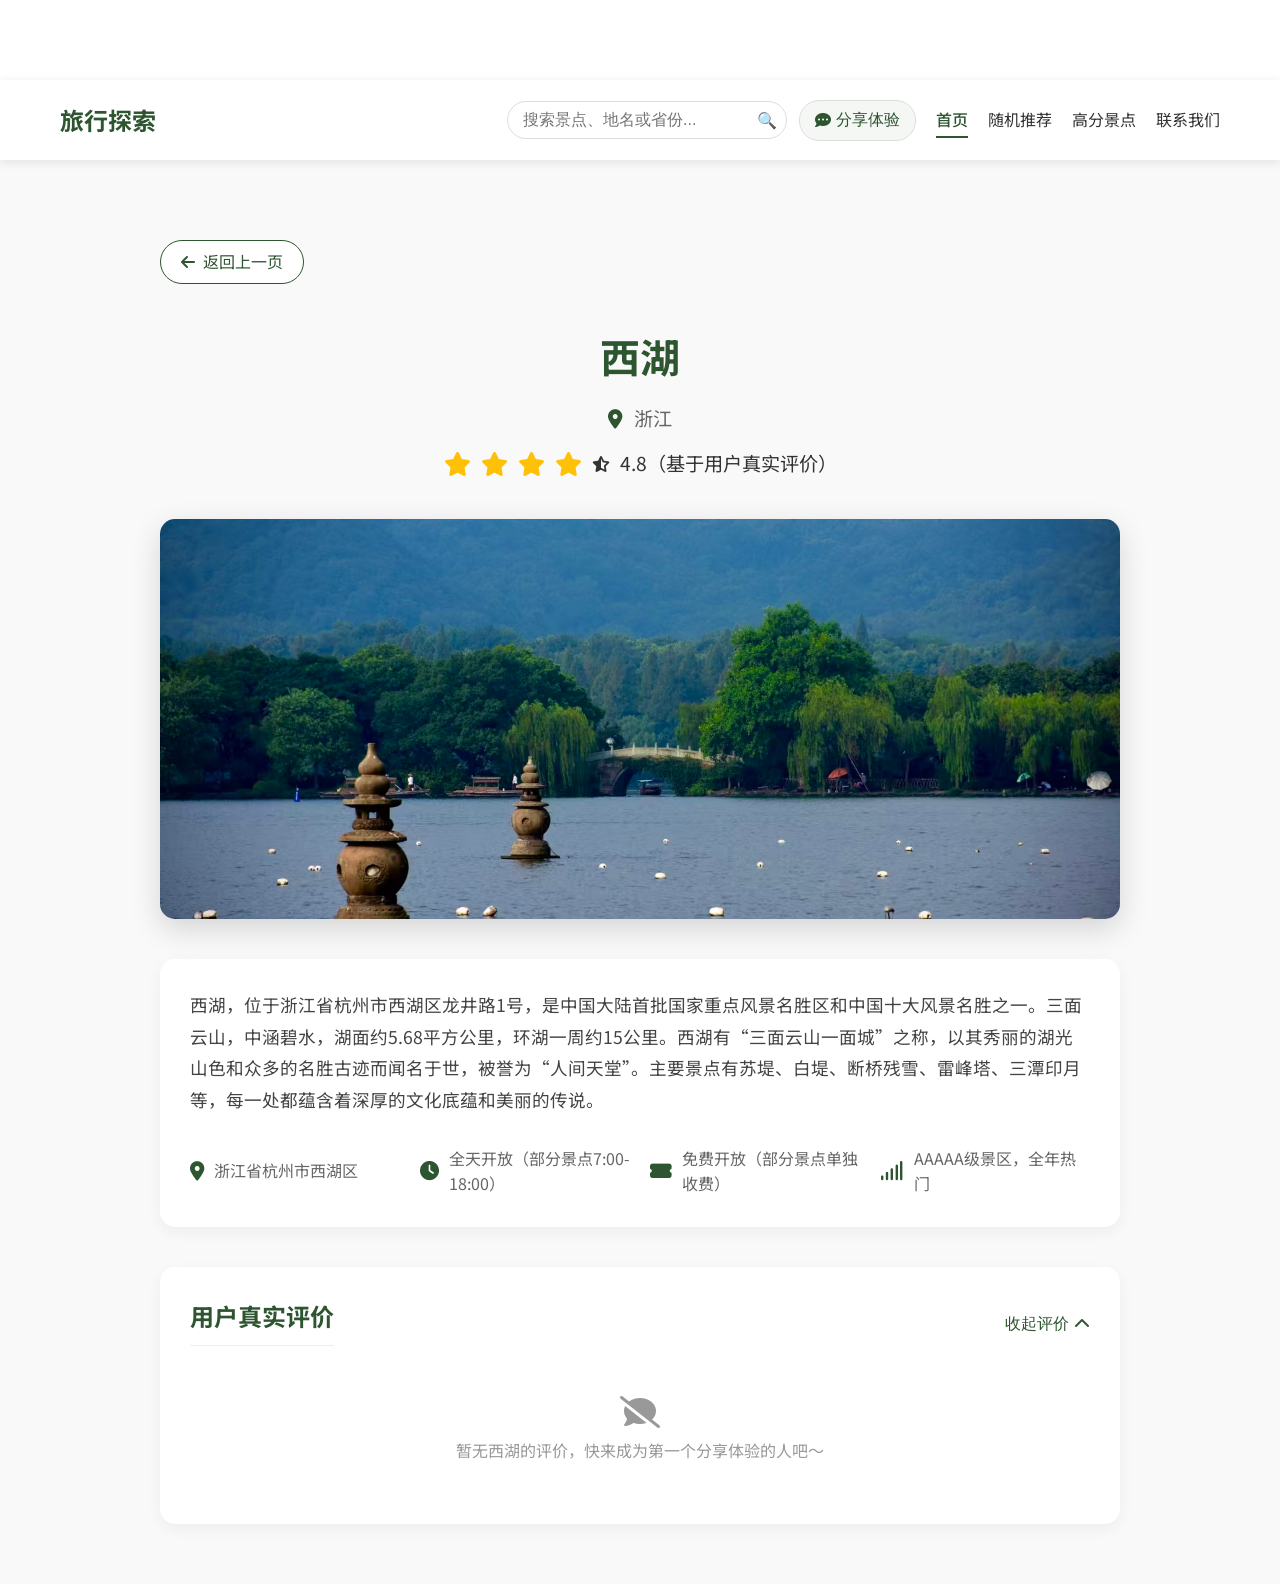
<file: spot-detail.html>
<!DOCTYPE html>
<html lang="zh-CN">
<head>
    <meta charset="UTF-8">
    <meta name="viewport" content="width=device-width, initial-scale=1.0">
    <title>景点详情 | 旅行探索</title>
    <link rel="stylesheet" href="style.css">
    <link href="https://fonts.googleapis.com/css2?family=Noto+Sans+SC:wght@400;500;700&display=swap" rel="stylesheet">
    <link rel="stylesheet" href="https://cdnjs.cloudflare.com/ajax/libs/font-awesome/6.4.0/css/all.min.css">
</head>
<body>
    <!-- 导航栏 -->
    <nav id="navbar">
        <div class="container">
            <div class="nav-left">
                <div class="logo" style="font-size: 1.5rem; color: #2c5530; font-weight: bold;">旅行探索</div>
            </div>
            <div class="nav-right" style="display: flex; align-items: center;">
                <div class="search-box">
                    <input type="text" id="main-search-input" placeholder="搜索景点、地名或省份...">
                    <button id="main-search-btn">🔍</button>
                </div>
                <button id="review-toggle-btn" class="search-like-btn" style="margin-left: 12px; margin-right: 20px;">
                    <i class="fas fa-comment-dots"></i> 分享体验
                </button>
                <div class="nav-links">
                    <a href="index.html" class="nav-link">首页</a>
                    <a href="random-spots.html" class="nav-link">随机推荐</a>
                    <a href="top-rated.html" class="nav-link">高分景点</a>
                    <a href="index.html#contact" class="nav-link">联系我们</a>
                </div>
            </div>
        </div>
        <!-- 评价框（默认隐藏） -->
        <div class="review-box-container" id="review-box-container" style="display: none;">
            <div class="container">
                <div class="review-box">
                    <h3>分享你的旅行体验</h3>
                    <form id="review-form">
                        <div class="form-group">
                            <label for="review-spot">景点名称 <span class="required">*</span></label>
                            <input type="text" id="review-spot" placeholder="请输入你评价的景点名" required>
                        </div>
                        <div class="form-group">
                            <label>评分 <span class="required">*</span></label>
                            <div class="star-rating" id="star-rating">
                                <i class="fas fa-star" data-score="1"></i>
                                <i class="fas fa-star" data-score="2"></i>
                                <i class="fas fa-star" data-score="3"></i>
                                <i class="fas fa-star" data-score="4"></i>
                                <i class="fas fa-star" data-score="5"></i>
                                <input type="hidden" id="review-score" value="0" required>
                            </div>
                        </div>
                        <div class="form-group">
                            <label for="review-content">评价内容 <span class="required">*</span></label>
                            <textarea id="review-content" rows="3" placeholder="分享你的真实体验..." required></textarea>
                        </div>
                        <button type="submit" class="submit-review-btn">提交评价</button>
                    </form>
                </div>
            </div>
        </div>
    </nav>

    <!-- 景点详情内容 -->
    <section class="spot-detail-page">
        <div class="detail-container">
            <!-- 返回按钮 -->
            <div style="margin-bottom: 20px;">
                <a href="javascript:window.history.back()" class="back-btn">
                    <i class="fas fa-arrow-left"></i> 返回上一页
                </a>
            </div>

            <!-- 景点头部信息（含省份） -->
            <div class="spot-header" id="spot-header">
                <h1 class="spot-title">加载中...</h1>
                <div style="color: #666; font-size: 1.2rem; margin-bottom: 15px;">
                    <i class="fas fa-map-marker-alt" style="color: #2c5530; margin-right: 8px;"></i>
                    <span id="spot-province">加载中...</span>
                </div>
                <div class="spot-rating-detail" id="spot-rating-detail">
                    <!-- 星级评分动态生成 -->
                </div>
            </div>

            <!-- 景点大图 -->
            <div class="spot-img-large" id="spot-img-large">
                <img src="" alt="景点图片" id="spot-detail-img">
            </div>

            <!-- 景点内容 -->
            <div class="spot-content" id="spot-content">
                <div class="spot-description" id="spot-description">
                    加载中...
                </div>
                <div class="spot-info">
                    <div class="spot-info-item">
                        <i class="fas fa-map-marker-alt"></i>
                        <span id="spot-location">加载中...</span>
                    </div>
                    <div class="spot-info-item">
                        <i class="fas fa-clock"></i>
                        <span id="spot-time">加载中...</span>
                    </div>
                    <div class="spot-info-item">
                        <i class="fas fa-ticket-alt"></i>
                        <span id="spot-ticket">加载中...</span>
                    </div>
                    <div class="spot-info-item">
                        <i class="fas fa-signal"></i>
                        <span id="spot-popularity">加载中...</span>
                    </div>
                </div>
            </div>

            <!-- 用户评价列表（含折叠功能） -->
            <div class="reviews-section">
                <div style="display: flex; justify-content: space-between; align-items: center;">
                    <h3>用户真实评价</h3>
                    <button class="review-toggle-btn" id="review-toggle-btn">
                        <span>收起评价</span>
                        <i class="fas fa-chevron-up"></i>
                    </button>
                </div>
                <div id="reviews-list-container" style="max-height: 500px; overflow-y: auto; transition: max-height 0.3s ease;">
                    <div id="reviews-list">
                        <div class="no-reviews">
                            <i class="fas fa-comment-slash"></i>
                            <p>暂无评价，快来成为第一个分享体验的人吧～</p>
                        </div>
                    </div>
                </div>
            </div>
        </div>
    </section>

    <script src="script.js"></script>
    <script>
        // 景点详情数据（含省份）
        const spotDetailData = [
            {
                id: 1,
                name: "西湖",
                province: "浙江",
                img: "./images/xihu.jpg",
                rating: 4.8,
                description: "西湖，位于浙江省杭州市西湖区龙井路1号，是中国大陆首批国家重点风景名胜区和中国十大风景名胜之一。三面云山，中涵碧水，湖面约5.68平方公里，环湖一周约15公里。西湖有“三面云山一面城”之称，以其秀丽的湖光山色和众多的名胜古迹而闻名于世，被誉为“人间天堂”。主要景点有苏堤、白堤、断桥残雪、雷峰塔、三潭印月等，每一处都蕴含着深厚的文化底蕴和美丽的传说。",
                location: "浙江省杭州市西湖区",
                time: "全天开放（部分景点7:00-18:00）",
                ticket: "免费开放（部分景点单独收费）",
                popularity: "AAAAA级景区，全年热门"
            },
            {
                id: 2,
                name: "丽江古城",
                province: "云南",
                img: "https://images.unsplash.com/photo-1475924156734-496f6cac6ec1",
                rating: 4.7,
                description: "丽江古城位于云南省丽江市古城区，又名大研镇，坐落在丽江坝中部，始建于宋末元初（公元13世纪后期），地处云贵高原，面积为7.279平方公里。丽江古城内的街道依山傍水修建，以红色角砾岩铺就，有四方街、木府、五凤楼、黑龙潭、文昌宫、王丕震纪念馆、雪山书院、王家庄基督教堂、方国瑜故居、白马龙潭寺、顾彼得旧居、净莲寺、普贤寺等景点。丽江为第二批被批准的中国历史文化名城之一，是中国以整座古城申报世界文化遗产获得成功的两座古城之一。",
                location: "云南省丽江市古城区",
                time: "全天开放",
                ticket: "古城维护费50元（部分景点单独收费）",
                popularity: "AAAAA级景区，四季适宜"
            },
            {
                id: 3,
                name: "张家界",
                province: "湖南",
                img: "https://images.unsplash.com/photo-1506905925346-21bda4d32df4",
                rating: 4.9,
                description: "张家界国家森林公园位于湖南省张家界市武陵源区境内，是中国第一个国家森林公园。1988年8月，张家界武陵源风景名胜区被列入国家重点风景名胜区；1992年12月，因奇特的石英砂岩大峰林被联合国列入《世界自然遗产名录》，2004年2月被列入世界地质公园。公园总面积4810公顷，由黄石寨、金鞭溪、袁家界、杨家界、天子山等景区组成，以峰称奇、以谷显幽、以林见秀，有“三千奇峰，八百秀水”之美称。",
                location: "湖南省张家界市武陵源区",
                time: "7:30-18:00（冬季17:30闭园）",
                ticket: "225元（通票，4天有效）",
                popularity: "AAAAA级景区，春秋最佳"
            },
            {
                id: 4,
                name: "长城",
                province: "北京",
                img: "./images/changcheng.jpg",
                rating: 4.6,
                description: "长城，又称万里长城，是中国古代的军事防御工事，是一道高大、坚固而且连绵不断的长垣，用以限隔敌骑的行动。长城不是一道单纯孤立的城墙，而是以城墙为主体，同大量的城、障、亭、标相结合的防御体系。长城修筑的历史可上溯到西周时期，发生在首都镐京（今陕西西安）的著名典故“烽火戏诸侯”就源于此。春秋战国时期列国争霸，互相防守，长城修筑进入第一个高潮，但此时修筑的长度都比较短。秦灭六国统一天下后，秦始皇连接和修缮战国长城，始有万里长城之称。",
                location: "北京市延庆区、怀柔区等",
                time: "7:30-17:30（冬季17:00闭园）",
                ticket: "40-80元（不同路段价格不同）",
                popularity: "AAAAA级景区，全年热门"
            },
            {
                id: 5,
                name: "香格里拉",
                province: "云南",
                img: "https://images.unsplash.com/photo-1470240731273-7821a6eeb6bd",
                rating: 4.8,
                description: "香格里拉市位于云南省西北部的滇、川、藏“大三角”区域，是迪庆藏族自治州下辖市及首府所在地，也是世界自然遗产“三江并流”景区所在地。香格里拉市历史文化悠久，自然风光绚丽，拥有普达措国家公园、独克宗古城、松赞林寺、虎跳峡等景点。香格里拉藏语意为“心中的日月”，是一片人间少有的完美保留自然生态和民族传统文化的净土，素有“高山大花园”“动植物王国”“有色金属王国”的美称。",
                location: "云南省迪庆藏族自治州香格里拉市",
                time: "全天开放（部分景点8:00-18:00）",
                ticket: "普达措258元，松赞林寺115元",
                popularity: "AAAAA级景区，夏季最佳"
            },
            {
                id: 6,
                name: "洱海",
                province: "云南",
                img: "https://images.unsplash.com/photo-1464278533981-50106e6176b1",
                rating: 4.7,
                description: "洱海，古称昆明池、洱河、叶榆泽等，位于云南省大理白族自治州大理市。洱海北起洱源，长约42.58公里，东西最大宽度9.0公里，湖面面积256.5平方公里，平均湖深10米，最大湖深达20米。洱海是云南省第二大淡水湖，也是大理“风花雪月”四景之一“洱海月”之所在。洱海水质优良，水产资源丰富，同时也是一个有着迤逦风光的风景区。洱海周边有大理古城、崇圣寺三塔、双廊古镇、喜洲古镇等著名景点，是大理旅游的核心区域。",
                location: "云南省大理白族自治州大理市",
                time: "全天开放",
                ticket: "免费开放（部分沿岸景点收费）",
                popularity: "AAAA级景区，四季适宜"
            },
            {
                id: 7,
                name: "九寨沟",
                province: "四川",
                img: "https://images.unsplash.com/photo-1470071459604-3b5ec3a7fe05",
                rating: 4.9,
                description: "九寨沟国家级自然保护区位于四川省阿坝藏族羌族自治州九寨沟县境内，是中国第一个以保护自然风景为主要目的的自然保护区。九寨沟以典型的高山湖泊、瀑布、钙化滩流等地表水景观为主，以成群的珍稀动植物为辅，集科学价值和美学价值于一体的风景名胜区。九寨沟是世界自然遗产、国家重点风景名胜区、国家AAAAA级旅游景区、国家级自然保护区、国家地质公园、世界生物圈保护区网络，也是中国第一个以保护自然风景为主要目的的自然保护区。",
                location: "四川省阿坝藏族羌族自治州九寨沟县",
                time: "7:30-17:00（旺季），8:30-16:00（淡季）",
                ticket: "旺季169元，淡季80元（观光车另购）",
                popularity: "AAAAA级景区，秋季最佳"
            },
            {
                id: 8,
                name: "桂林山水",
                province: "广西",
                img: "https://images.unsplash.com/photo-1447752875215-b2761acb3c5d",
                rating: 4.8,
                description: "桂林山水是对桂林旅游资源的总称，位于广西壮族自治区桂林市，是中国山水的代表，典型的喀斯特地貌构成了别具一格的桂林山水。桂林山水以“山青、水秀、洞奇、石美”为主要特点，包括山、水、喀斯特岩洞、石刻等景观。著名景点有漓江、象鼻山、靖江王府、阳朔西街、遇龙河、芦笛岩等。漓江是桂林山水的核心景区，全长164公里，江水清澈如镜，两岸山峰奇特，素有“百里漓江，百里画廊”之称。桂林山水是国家AAAAA级旅游景区，也是世界著名的风景游览城市，有着“桂林山水甲天下”的美誉。",
                location: "广西壮族自治区桂林市",
                time: "全天开放（部分景点7:30-18:00）",
                ticket: "漓江游船210元，象鼻山55元",
                popularity: "AAAAA级景区，春秋最佳"
            },
            { id: 9, name: "黄山", province: "安徽", img: "https://images.pexels.com/photos/24723759/pexels-photo-24723759.jpeg", rating: 4.9, description: "以奇松、怪石、云海、温泉“四绝”闻名，被誉为“天下第一奇山”，四季景色各异，尤以冬雪秋色最惊艳", location: "安徽省黄山市黄山区", time: "6:30-17:30（冬季7:00-17:00）", ticket: "190元（旺季），150元（淡季）", popularity: "AAAAA级景区，四季适宜" },
            { id: 10, name: "布达拉宫", province: "西藏", img: "https://images.pexels.com/photos/31013239/pexels-photo-31013239.jpeg", rating: 4.9, description: "世界上海拔最高的宫殿建筑群，藏传佛教圣地，依山而建的红宫白宫，承载汉藏文化交流，气势恢宏", location: "西藏自治区拉萨市城关区", time: "9:00-16:00（需提前预约）", ticket: "200元（旺季），100元（淡季）", popularity: "AAAAA级景区，夏季适宜" },
            { id: 11, name: "稻城亚丁", province: "四川", img: "https://images.pexels.com/photos/34640808/pexels-photo-34640808.jpeg", rating: 4.8, description: "被称为“蓝色星球最后一片净土”，三神山环绕，牛奶海、五色海如宝石镶嵌高原，徒步可感受雪山与信仰的力量", location: "四川省甘孜藏族自治州稻城县", time: "7:00-17:30（4-11月开放）", ticket: "150元", popularity: "AAAAA级景区，夏季最佳" },
            { id: 12, name: "桂林漓江", province: "广西", img: "https://images.pexels.com/photos/34309248/pexels-photo-34309248.jpeg", rating: 4.7, description: "喀斯特山水典范，“桂林山水甲天下”，乘船可览象鼻山、九马画山等如诗如画的峰林水景", location: "广西壮族自治区桂林市灵川县", time: "8:00-17:30", ticket: "漓江游船210元", popularity: "AAAAA级景区，春秋适宜" },
            { id: 13, name: "苏州园林", province: "江苏", img: "https://images.pexels.com/photos/34654150/pexels-photo-34654150.jpeg", rating: 4.8, description: "江南园林艺术巅峰，一步一景，以拙政园、留园为代表，展现“虽由人作，宛自天开”的造园技艺", location: "江苏省苏州市姑苏区", time: "7:30-17:00（各园林开放时间略有不同）", ticket: "拙政园90元，留园55元", popularity: "AAAAA级景区，四季适宜" },
            { id: 14, name: "泰山", province: "山东", img: "https://images.pexels.com/photos/11698089/pexels-photo-11698089.jpeg", rating: 4.7, description: "五岳之首，历代帝王封禅之地，登顶可览齐鲁大地，十八盘险峻与日出壮观令人震撼", location: "山东省泰安市泰山区", time: "全天开放", ticket: "115元（旺季），100元（淡季）", popularity: "AAAAA级景区，春秋最佳" },
            { id: 15, name: "呼伦贝尔大草原", province: "内蒙古", img: "https://images.pexels.com/photos/440731/pexels-photo-440731.jpeg", rating: 4.8, description: "世界现存最丰美的草原牧场，风吹草低见牛羊，夏秋最美，可体验蒙古族骑马与星空", location: "内蒙古自治区呼伦贝尔市新巴尔虎左旗", time: "全天开放", ticket: "免费（部分景区收费）", popularity: "AAAA级景区，夏季最佳" },
            { id: 16, name: "青海湖", province: "青海", img: "https://images.pexels.com/photos/34630868/pexels-photo-34630868.jpeg", rating: 4.8, description: "中国最大内陆湖，盛夏油菜花金黄与湛蓝湖水相映，环湖骑行与茶卡盐湖“天空之镜”是经典体验", location: "青海省海南藏族自治州共和县", time: "全天开放", ticket: "100元", popularity: "AAAAA级景区，夏季最佳" },
            { id: 17, name: "喀纳斯", province: "新疆", img: "https://images.pexels.com/photos/40465/pexels-photo-40465.jpeg", rating: 4.9, description: "北疆秘境，湖水随季节变幻蓝绿，秋季层林尽染，图瓦人村落与“湖怪”传说增添神秘", location: "新疆维吾尔自治区阿勒泰地区布尔津县", time: "8:00-19:00（6-10月开放）", ticket: "160元", popularity: "AAAAA级景区，秋季最佳" },
            { id: 18, name: "阳朔漓江", province: "广西", img: "https://images.pexels.com/photos/34689818/pexels-photo-34689818.jpeg", rating: 4.7, description: "桂林山水精华段，遇龙河竹筏、十里画廊与20元人民币取景地，田园诗意浓郁", location: "广西壮族自治区桂林市阳朔县", time: "全天开放", ticket: "遇龙河竹筏150元", popularity: "AAAA级景区，四季适宜" }
        ];

        // 解析URL参数获取景点ID
        function getSpotId() {
            const urlParams = new URLSearchParams(window.location.search);
            return parseInt(urlParams.get('id')) || 1;
        }

        // 生成星级评分HTML
        function generateStarRating(rating) {
            const fullStars = Math.floor(rating);
            const hasHalfStar = rating % 1 >= 0.5;
            let starsHTML = '';
            
            for (let i = 0; i < fullStars; i++) {
                starsHTML += '<i class="fas fa-star"></i>';
            }
            
            if (hasHalfStar) {
                starsHTML += '<i class="fas fa-star-half-alt"></i>';
            }
            
            const totalStars = 5;
            const emptyStars = totalStars - fullStars - (hasHalfStar ? 1 : 0);
            for (let i = 0; i < emptyStars; i++) {
                starsHTML += '<i class="far fa-star"></i>';
            }
            
            return starsHTML;
        }

        // 加载景点详情（含省份显示）
        function loadSpotDetail() {
            const spotId = getSpotId();
            const spot = spotDetailData.find(item => item.id === spotId);
            
            if (!spot) {
                document.querySelector('.spot-title').textContent = '景点不存在';
                document.getElementById('spot-province').textContent = '';
                document.querySelector('.spot-description').textContent = '抱歉，你访问的景点不存在或已下架～';
                return;
            }
            
            // 填充景点信息（含省份）
            document.querySelector('.spot-title').textContent = spot.name;
            document.getElementById('spot-province').textContent = spot.province;
            document.getElementById('spot-detail-img').src = spot.img;
            document.getElementById('spot-detail-img').alt = spot.name;
            document.getElementById('spot-description').textContent = spot.description;
            document.getElementById('spot-location').textContent = spot.location;
            document.getElementById('spot-time').textContent = spot.time;
            document.getElementById('spot-ticket').textContent = spot.ticket;
            document.getElementById('spot-popularity').textContent = spot.popularity;
            
            // 填充星级评分
            const starRatingHTML = generateStarRating(spot.rating);
            document.getElementById('spot-rating-detail').innerHTML = `
                ${starRatingHTML}
                <span>${spot.rating}（基于用户真实评价）</span>
            `;
            
            // 加载对应景点的用户评价
            loadSpotReviews(spot.name);
        }

        // 加载对应景点的用户评价
        function loadSpotReviews(spotName) {
            const existingReviews = JSON.parse(localStorage.getItem('spotReviews')) || [];
            const spotReviews = existingReviews.filter(review => 
                review.spotName.toLowerCase() === spotName.toLowerCase()
            );
            
            const reviewsList = document.getElementById('reviews-list');
            
            if (spotReviews.length === 0) {
                reviewsList.innerHTML = `
                    <div class="no-reviews">
                        <i class="fas fa-comment-slash"></i>
                        <p>暂无${spotName}的评价，快来成为第一个分享体验的人吧～</p>
                    </div>
                `;
                return;
            }
            
            let reviewsHTML = '';
            spotReviews.forEach(review => {
                const reviewStarRating = generateStarRating(review.score);
                reviewsHTML += `
                    <div class="review-item">
                        <div class="review-header">
                            <div class="review-spot-name">${review.spotName}</div>
                            <div class="review-date">${review.date}</div>
                        </div>
                        <div class="review-rating">${reviewStarRating}</div>
                        <div class="review-content">${review.content}</div>
                    </div>
                `;
            });
            
            reviewsList.innerHTML = reviewsHTML;
        }

        // 页面加载时执行
        document.addEventListener('DOMContentLoaded', function() {
            loadSpotDetail();

            // 评价区折叠/展开功能
            const toggleBtn = document.getElementById('review-toggle-btn');
            const reviewsContainer = document.getElementById('reviews-list-container');
            let isExpanded = true;

            toggleBtn.addEventListener('click', function() {
                isExpanded = !isExpanded;
                if (isExpanded) {
                    reviewsContainer.style.maxHeight = '500px';
                    this.innerHTML = '<span>收起评价</span><i class="fas fa-chevron-up"></i>';
                    this.classList.remove('collapsed');
                } else {
                    reviewsContainer.style.maxHeight = '0';
                    this.innerHTML = '<span>展开评价</span><i class="fas fa-chevron-up"></i>';
                    this.classList.add('collapsed');
                }
            });
        });
    </script>
</body>
</html>
</file>
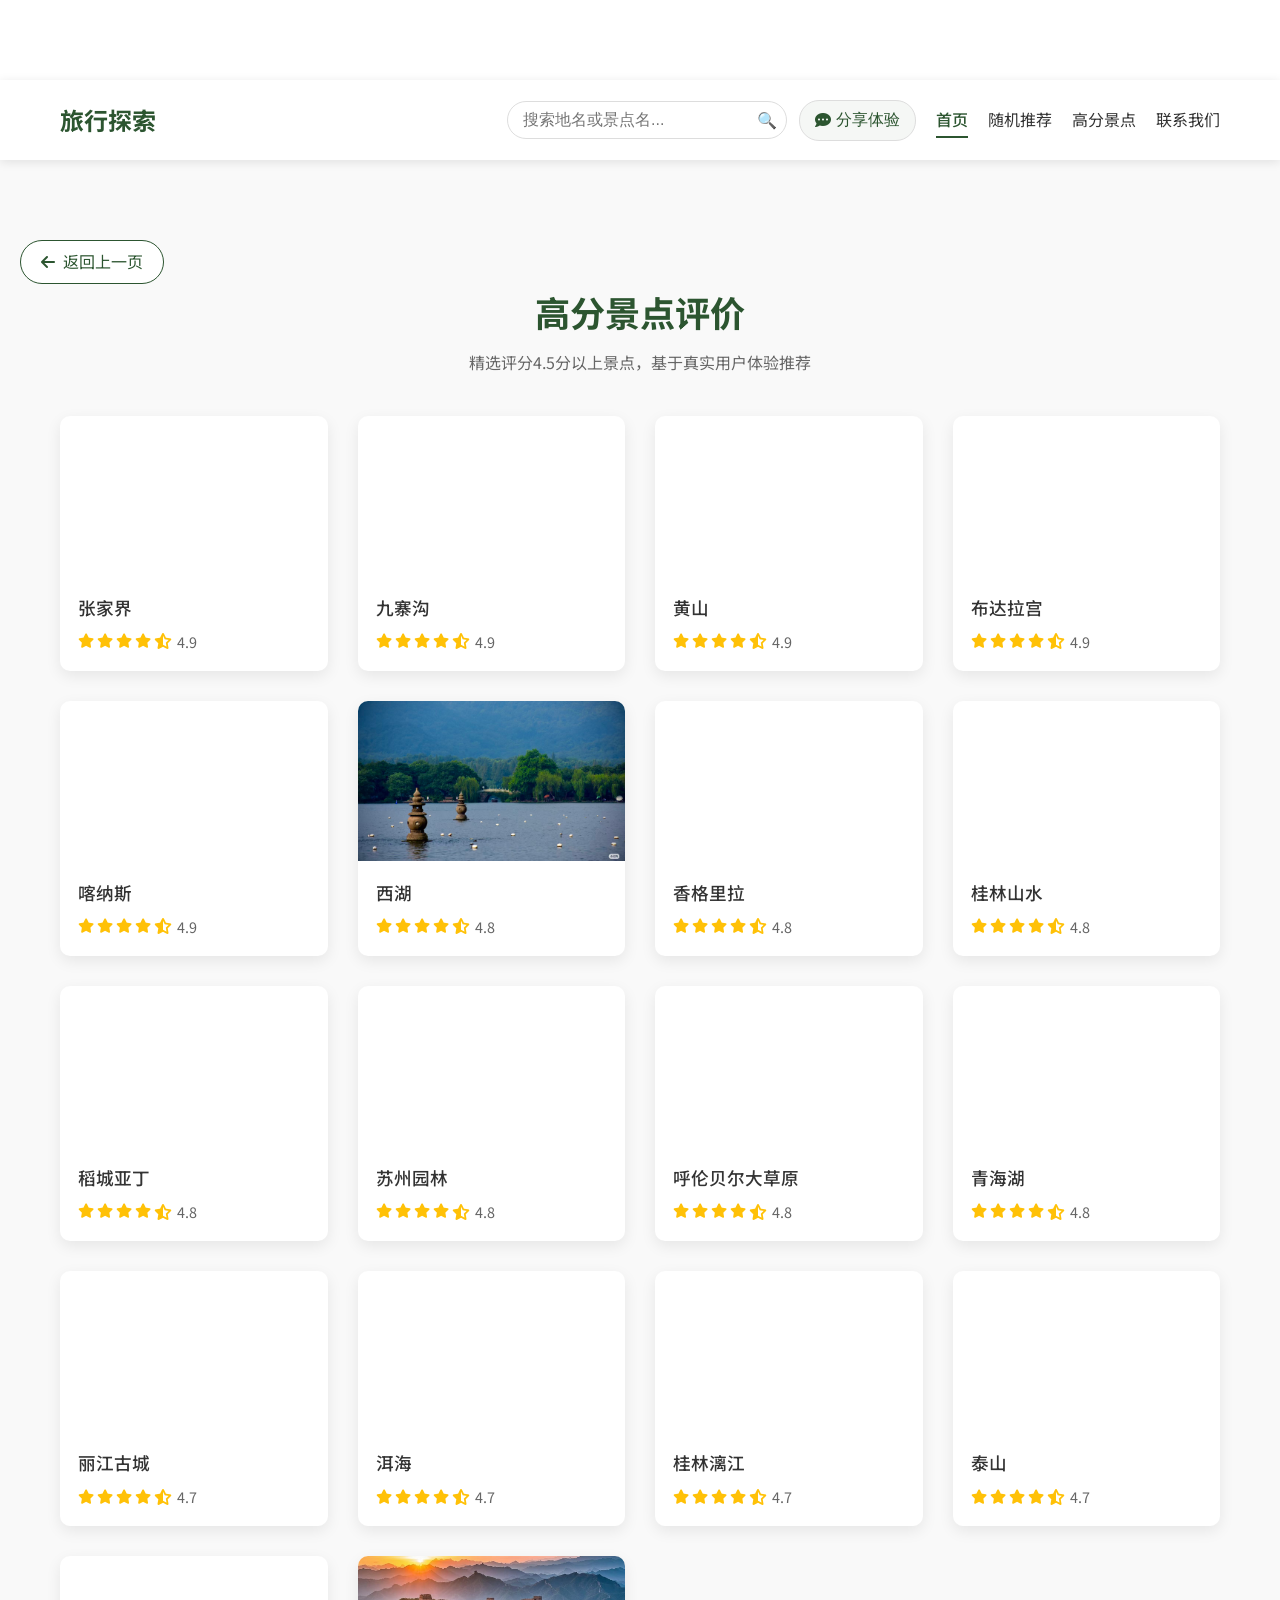
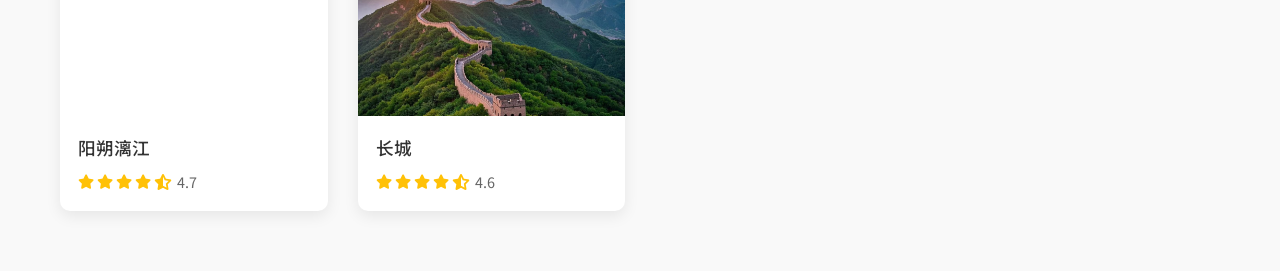
<file: top-rated.html>
<!DOCTYPE html>
<html lang="zh-CN">
<head>
    <meta charset="UTF-8">
    <meta name="viewport" content="width=device-width, initial-scale=1.0">
    <title>高分景点评价 | 旅行探索</title>
    <link rel="stylesheet" href="style.css">
    <link href="https://fonts.googleapis.com/css2?family=Noto+Sans+SC:wght@400;500;700&display=swap" rel="stylesheet">
    <link rel="stylesheet" href="https://cdnjs.cloudflare.com/ajax/libs/font-awesome/6.4.0/css/all.min.css">
</head>
<body>
    <!-- 导航栏（同步修复搜索框布局） -->
    <nav id="navbar">
        <div class="container">
            <div class="nav-left">
                <div class="logo" style="font-size: 1.5rem; color: #2c5530; font-weight: bold;">旅行探索</div>
            </div>
            <div class="nav-right" style="display: flex; align-items: center;">
                <div class="search-box">
                    <input type="text" id="main-search-input" placeholder="搜索地名或景点名...">
                    <button id="main-search-btn">🔍</button>
                </div>
                <button id="review-toggle-btn" class="search-like-btn" style="margin-left: 12px; margin-right: 20px;">
                    <i class="fas fa-comment-dots"></i> 分享体验
                </button>
                <div class="nav-links">
                    <a href="index.html" class="nav-link">首页</a>
                    <a href="random-spots.html" class="nav-link">随机推荐</a>
                    <a href="top-rated.html" class="nav-link active">高分景点</a>
                    <a href="index.html#contact" class="nav-link">联系我们</a>
                </div>
            </div>
        </div>
        <!-- 评价框（默认隐藏） -->
        <div class="review-box-container" id="review-box-container" style="display: none;">
            <div class="container">
                <div class="review-box">
                    <h3>分享你的旅行体验</h3>
                    <form id="review-form">
                        <div class="form-group">
                            <label for="review-spot">景点名称 <span class="required">*</span></label>
                            <input type="text" id="review-spot" placeholder="请输入你评价的景点名" required>
                        </div>
                        <div class="form-group">
                            <label>评分 <span class="required">*</span></label>
                            <div class="star-rating" id="star-rating">
                                <i class="fas fa-star" data-score="1"></i>
                                <i class="fas fa-star" data-score="2"></i>
                                <i class="fas fa-star" data-score="3"></i>
                                <i class="fas fa-star" data-score="4"></i>
                                <i class="fas fa-star" data-score="5"></i>
                                <input type="hidden" id="review-score" value="0" required>
                            </div>
                        </div>
                        <div class="form-group">
                            <label for="review-content">评价内容 <span class="required">*</span></label>
                            <textarea id="review-content" rows="3" placeholder="分享你的真实体验..." required></textarea>
                        </div>
                        <button type="submit" class="submit-review-btn">提交评价</button>
                    </form>
                </div>
            </div>
        </div>
    </nav>

    <!-- 高分景点列表 -->
    <section class="spots-page">
        <!-- 返回按钮 -->
        <div style="padding: 0 20px; margin-bottom: -20px;">
            <a href="javascript:window.history.back()" class="back-btn">
                <i class="fas fa-arrow-left"></i> 返回上一页
            </a>
        </div>
        
        <div class="page-header">
            <h2>高分景点评价</h2>
            <p>精选评分4.5分以上景点，基于真实用户体验推荐</p>
        </div>
        <div class="spots-grid" id="top-rated-spots-grid">
            <!-- 景点卡片由JS动态生成 -->
        </div>
    </section>

    <script src="script.js"></script>
    <script>
        // 景点数据
        const spotData = [
            {
                id: 1,
                name: "西湖",
                img: "./images/xihu.jpg",
                rating: 4.8,
                detailLink: "spot-detail.html?id=1"
            },
            {
                id: 2,
                name: "丽江古城",
                img: "https://images.unsplash.com/photo-1475924156734-496f6cac6ec1",
                rating: 4.7,
                detailLink: "spot-detail.html?id=2"
            },
            {
                id: 3,
                name: "张家界",
                img: "https://images.unsplash.com/photo-1506905925346-21bda4d32df4",
                rating: 4.9,
                detailLink: "spot-detail.html?id=3"
            },
            {
                id: 4,
                name: "长城",
                img: "./images/changcheng.jpg",
                rating: 4.6,
                detailLink: "spot-detail.html?id=4"
            },
            {
                id: 5,
                name: "香格里拉",
                img: "https://images.unsplash.com/photo-1470240731273-7821a6eeb6bd",
                rating: 4.8,
                detailLink: "spot-detail.html?id=5"
            },
            {
                id: 6,
                name: "洱海",
                img: "https://images.unsplash.com/photo-1464278533981-50106e6176b1",
                rating: 4.7,
                detailLink: "spot-detail.html?id=6"
            },
            {
                id: 7,
                name: "九寨沟",
                img: "https://images.unsplash.com/photo-1470071459604-3b5ec3a7fe05",
                rating: 4.9,
                detailLink: "spot-detail.html?id=7"
            },
            {
                id: 8,
                name: "桂林山水",
                img: "https://images.unsplash.com/photo-1447752875215-b2761acb3c5d",
                rating: 4.8,
                detailLink: "spot-detail.html?id=8"
            },
            // 新增景点数据
            {
                id: 9,
                name: "黄山",
                img: "https://images.pexels.com/photos/24723759/pexels-photo-24723759.jpeg",
                rating: 4.9,
                detailLink: "spot-detail.html?id=9"
            },
            {
                id: 10,
                name: "布达拉宫",
                img: "https://images.pexels.com/photos/31013239/pexels-photo-31013239.jpeg",
                rating: 4.9,
                detailLink: "spot-detail.html?id=10"
            },
            {
                id: 11,
                name: "稻城亚丁",
                img: "https://images.pexels.com/photos/34640808/pexels-photo-34640808.jpeg",
                rating: 4.8,
                detailLink: "spot-detail.html?id=11"
            },
            {
                id: 12,
                name: "桂林漓江",
                img: "https://images.pexels.com/photos/34309248/pexels-photo-34309248.jpeg",
                rating: 4.7,
                detailLink: "spot-detail.html?id=12"
            },
            {
                id: 13,
                name: "苏州园林",
                img: "https://images.pexels.com/photos/34654150/pexels-photo-34654150.jpeg",
                rating: 4.8,
                detailLink: "spot-detail.html?id=13"
            },
            {
                id: 14,
                name: "泰山",
                img: "https://images.pexels.com/photos/11698089/pexels-photo-11698089.jpeg",
                rating: 4.7,
                detailLink: "spot-detail.html?id=14"
            },
            {
                id: 15,
                name: "呼伦贝尔大草原",
                img: "https://images.pexels.com/photos/440731/pexels-photo-440731.jpeg",
                rating: 4.8,
                detailLink: "spot-detail.html?id=15"
            },
            {
                id: 16,
                name: "青海湖",
                img: "https://images.pexels.com/photos/34630868/pexels-photo-34630868.jpeg",
                rating: 4.8,
                detailLink: "spot-detail.html?id=16"
            },
            {
                id: 17,
                name: "喀纳斯",
                img: "https://images.pexels.com/photos/40465/pexels-photo-40465.jpeg",
                rating: 4.9,
                detailLink: "spot-detail.html?id=17"
            },
            {
                id: 18,
                name: "阳朔漓江",
                img: "https://images.pexels.com/photos/34689818/pexels-photo-34689818.jpeg",
                rating: 4.7,
                detailLink: "spot-detail.html?id=18"
            }
        ];

        // 页面加载后生成按评分排序的景点卡片
        document.addEventListener('DOMContentLoaded', function() {
            const spotsGrid = document.getElementById('top-rated-spots-grid');
            const sortedSpots = [...spotData].sort((a, b) => b.rating - a.rating);
            
            sortedSpots.forEach(spot => {
                const spotCard = document.createElement('div');
                spotCard.className = 'spot-card';
                spotCard.onclick = () => window.location.href = spot.detailLink;
                
                const starRating = generateStarRating(spot.rating);
                
                spotCard.innerHTML = `
                    <div class="spot-card-img" style="background-image: url('${spot.img}');"></div>
                    <div class="spot-card-content">
                        <h3 class="spot-card-name">${spot.name}</h3>
                        <div class="spot-card-rating">
                            ${starRating}
                            <span>${spot.rating}</span>
                        </div>
                    </div>
                `;
                
                spotsGrid.appendChild(spotCard);
            });
        });

        // 生成星级评分HTML
        function generateStarRating(rating) {
            const fullStars = Math.floor(rating);
            const hasHalfStar = rating % 1 >= 0.5;
            let starsHTML = '';
            
            for (let i = 0; i < fullStars; i++) {
                starsHTML += '<i class="fas fa-star"></i>';
            }
            
            if (hasHalfStar) {
                starsHTML += '<i class="fas fa-star-half-alt"></i>';
            }
            
            const totalStars = 5;
            const emptyStars = totalStars - fullStars - (hasHalfStar ? 1 : 0);
            for (let i = 0; i < emptyStars; i++) {
                starsHTML += '<i class="far fa-star"></i>';
            }
            
            return starsHTML;
        }
    </script>
</body>
</html>
</file>
<file: style.css>
/* 基础样式不变，新增置顶景点标识 */
.spot-card.top-spot {
    position: relative;
}
.spot-card.top-spot::before {
    content: '热门推荐';
    position: absolute;
    top: 10px;
    left: 10px;
    background: #2c5530;
    color: white;
    font-size: 0.8rem;
    padding: 3px 8px;
    border-radius: 4px;
    z-index: 1;
}

/* 原有样式不变，以下是完整样式（仅保留关键新增部分） */
/* 基础样式 */
* {
    margin: 0;
    padding: 0;
    box-sizing: border-box;
}
html {
    scroll-behavior: smooth;
}
body {
    font-family: 'Noto Sans SC', 'Microsoft YaHei', sans-serif;
    line-height: 1.6;
    color: #333;
    overflow-x: hidden;
    padding-top: 80px;
}
/* 导航栏+搜索框+评价框样式 */
#navbar {
    position: relative;
}
#navbar .container {
    max-width: 1200px;
    margin: 0 auto;
    padding: 0 20px;
    display: flex;
    justify-content: space-between;
    align-items: center;
    height: 80px;
}
.search-box {
    position: relative;
    width: 280px;
}
#main-search-input {
    width: 100%;
    padding: 9px 15px;
    padding-right: 40px;
    border: 1px solid #ddd;
    border-radius: 20px;
    font-size: 1rem;
    outline: none;
    transition: border-color 0.3s ease;
}
#main-search-input:focus {
    border-color: #2c5530;
}
#main-search-btn {
    position: absolute;
    right: 10px;
    top: 50%;
    transform: translateY(-50%);
    background: none;
    border: none;
    color: #2c5530;
    cursor: pointer;
    font-size: 1rem;
}
.search-like-btn {
    background: #f5f7f5;
    color: #2c5530;
    border: 1px solid #ddd;
    padding: 9px 15px;
    border-radius: 20px;
    font-size: 1rem;
    cursor: pointer;
    transition: all 0.3s ease;
    display: flex;
    align-items: center;
    gap: 5px;
}
.search-like-btn:hover {
    background: #e8f0e9;
    border-color: #2c5530;
}
.nav-links {
    display: flex;
    gap: 20px;
}
.nav-link {
    color: #333;
    text-decoration: none;
    font-size: 1rem;
    transition: all 0.3s ease;
    padding: 5px 0;
    position: relative;
}
.nav-link.active, .nav-link:hover {
    color: #2c5530;
    font-weight: 500;
}
.nav-link.active::after {
    content: '';
    position: absolute;
    bottom: 0;
    left: 0;
    width: 100%;
    height: 2px;
    background: #2c5530;
}
/* 评价框样式（默认隐藏） */
.review-box-container {
    background: #f5f7f5;
    padding: 20px 0;
    border-top: 1px solid #eee;
    transition: all 0.3s ease;
}
.review-box {
    background: white;
    padding: 25px;
    border-radius: 10px;
    box-shadow: 0 3px 15px rgba(0,0,0,0.05);
    max-width: 800px;
    margin: 0 auto;
}
.review-box h3 {
    color: #2c5530;
    margin-bottom: 20px;
    font-size: 1.3rem;
    display: flex;
    align-items: center;
}
.review-box h3::before {
    content: '✏️';
    margin-right: 10px;
}
.form-group {
    margin-bottom: 18px;
}
.form-group label {
    display: block;
    margin-bottom: 8px;
    font-weight: 500;
    color: #444;
}
.required {
    color: #dc3545;
}
#review-spot, #review-content {
    width: 100%;
    padding: 10px 15px;
    border: 1px solid #ddd;
    border-radius: 6px;
    font-family: inherit;
    font-size: 1rem;
    transition: border-color 0.3s ease;
}
#review-spot:focus, #review-content:focus {
    outline: none;
    border-color: #2c5530;
}
#review-content {
    resize: vertical;
}
.star-rating {
    display: flex;
    gap: 8px;
    font-size: 1.5rem;
    cursor: pointer;
}
.star-rating .fa-star {
    color: #ddd;
    transition: all 0.2s ease;
}
.star-rating .fa-star:hover {
    transform: scale(1.2);
}
.submit-review-btn {
    background: #2c5530;
    color: white;
    border: none;
    padding: 10px 25px;
    border-radius: 6px;
    font-size: 1rem;
    cursor: pointer;
    transition: all 0.3s ease;
}
.submit-review-btn:hover {
    background: #1e3a23;
    transform: translateY(-2px);
    box-shadow: 0 3px 10px rgba(0,0,0,0.1);
}
/* 封面样式 */
.cover-section {
    height: 100vh;
    display: flex;
    align-items: center;
    justify-content: center;
    color: white;
    text-align: center;
    position: relative;
    overflow: hidden;
    margin-top: -80px;
}
.video-background {
    position: absolute;
    top: 0;
    left: 0;
    width: 100%;
    height: 100%;
    z-index: -1;
}
#bg-video {
    width: 100%;
    height: 100%;
    object-fit: cover;
}
.video-overlay {
    position: absolute;
    top: 0;
    left: 0;
    width: 100%;
    height: 100%;
    background: rgba(0, 0, 0, 0.5);
}
.cover-content {
    z-index: 1;
    max-width: 800px;
    padding: 0 20px;
    position: relative;
}
.logo h1 {
    font-size: 4rem;
    margin-bottom: 10px;
    text-shadow: 2px 2px 8px rgba(0, 0, 0, 0.7);
}
.subtitle {
    font-size: 1.5rem;
    display: block;
    margin-bottom: 30px;
    letter-spacing: 3px;
    text-shadow: 1px 1px 4px rgba(0, 0, 0, 0.7);
}
.cover-text p {
    font-size: 1.2rem;
    margin-bottom: 40px;
    max-width: 600px;
    margin-left: auto;
    margin-right: auto;
    text-shadow: 1px 1px 4px rgba(0, 0, 0, 0.7);
}
/* 通用部分样式 */
.section {
    min-height: 100vh;
    padding: 60px 0;
    display: flex;
    align-items: center;
    position: relative;
}
.container {
    max-width: 1200px;
    margin: 0 auto;
    padding: 0 20px;
    width: 100%;
}
.content-wrapper {
    display: flex;
    align-items: center;
    justify-content: space-between;
    gap: 60px;
}
.text-content, .image-content {
    flex: 1;
    align-self: stretch;
    display: flex;
    flex-direction: column;
    justify-content: center;
}
.text-content h2 {
    font-size: 2.5rem;
    margin-bottom: 20px;
    color: #2c5530;
    position: relative;
}
.text-content h2::after {
    content: '';
    position: absolute;
    bottom: -10px;
    left: 0;
    width: 60px;
    height: 3px;
    background: #2c5530;
}
.text-content p {
    margin-bottom: 15px;
    font-size: 1.1rem;
    line-height: 1.8;
}
/* 按钮样式 */
.explore-btn {
    background: #2c5530;
    color: white;
    border: none;
    padding: 12px 30px;
    font-size: 1.1rem;
    border-radius: 30px;
    cursor: pointer;
    transition: all 0.3s ease;
    margin-top: 20px;
    width: fit-content;
    text-decoration: none;
    display: inline-block;
}
.explore-btn:hover {
    background: #1e3a23;
    transform: translateY(-3px);
    box-shadow: 0 5px 15px rgba(0, 0, 0, 0.2);
    color: white;
}
/* 返回按钮样式 */
.back-btn {
    background: #fff;
    color: #2c5530;
    border: 1px solid #2c5530;
    padding: 8px 20px;
    font-size: 1rem;
    border-radius: 30px;
    cursor: pointer;
    transition: all 0.3s ease;
    margin: 20px 0;
    display: inline-flex;
    align-items: center;
    gap: 8px;
    text-decoration: none;
}
.back-btn:hover {
    background: #2c5530;
    color: #fff;
    transform: translateY(-2px);
    box-shadow: 0 3px 10px rgba(0,0,0,0.1);
}
/* 评价区折叠按钮样式 */
.review-toggle-btn {
    background: none;
    color: #2c5530;
    border: none;
    padding: 5px 0;
    font-size: 1rem;
    cursor: pointer;
    display: flex;
    align-items: center;
    gap: 5px;
    margin-bottom: 15px;
}
.review-toggle-btn i {
    transition: transform 0.3s ease;
}
.review-toggle-btn.collapsed i {
    transform: rotate(-180deg);
}
/* 固定图片样式 */
.image-slider {
    position: relative;
    height: 450px;
    border-radius: 10px;
    overflow: hidden;
    box-shadow: 0 10px 30px rgba(0, 0, 0, 0.2);
    background-size: cover;
    background-position: center;
    opacity: 1;
    transform: none !important;
    transition: none !important;
}
/* 各区域背景色 */
.home-section, .experience-section, .visit-section, .contact-section {
    background: #f9f9f9;
}
/* 体验部分列表样式 */
.experience-section ul {
    margin: 20px 0;
    padding-left: 20px;
}
.experience-section li {
    margin-bottom: 10px;
    position: relative;
}
.experience-section li::before {
    content: '•';
    color: #2c5530;
    font-weight: bold;
    position: absolute;
    left: -15px;
}
/* 出行指南样式 */
.visit-info {
    display: grid;
    grid-template-columns: repeat(auto-fit, minmax(250px, 1fr));
    gap: 20px;
    margin-top: 30px;
}
.info-item {
    background: white;
    padding: 20px;
    border-radius: 8px;
    box-shadow: 0 5px 15px rgba(0, 0, 0, 0.05);
    transition: all 0.3s ease;
    cursor: pointer;
}
.info-item:hover {
    transform: translateY(-5px);
    box-shadow: 0 8px 20px rgba(0,0,0,0.1);
}
.info-item h3 {
    color: #2c5530;
    margin-bottom: 10px;
    display: flex;
    justify-content: space-between;
    align-items: center;
}
/* 联系部分样式 */
.contact-info {
    display: grid;
    grid-template-columns: repeat(auto-fit, minmax(200px, 1fr));
    gap: 20px;
    margin: 20px 0 30px;
}
.contact-item {
    text-align: center;
    padding: 15px;
    background: white;
    border-radius: 8px;
    box-shadow: 0 3px 10px rgba(0,0,0,0.05);
}
.contact-item h3 {
    color: #2c5530;
    margin-bottom: 10px;
}
.contact-form {
    display: flex;
    flex-direction: column;
    gap: 15px;
    margin-top: 20px;
}
.contact-form input, .contact-form textarea {
    padding: 12px;
    border: 1px solid #ddd;
    border-radius: 4px;
    font-family: inherit;
    font-size: 1rem;
    transition: border-color 0.3s ease;
}
.contact-form input:focus, .contact-form textarea:focus {
    outline: none;
    border-color: #2c5530;
}
.contact-form button {
    background: #2c5530;
    color: white;
    border: none;
    padding: 12px;
    border-radius: 4px;
    cursor: pointer;
    font-size: 1rem;
    transition: all 0.3s ease;
}
.contact-form button:hover {
    background: #1e3a23;
}
/* 景点列表页样式 */
.spots-page {
    padding: 60px 0;
    background: #f9f9f9;
}
.page-header {
    text-align: center;
    margin-bottom: 40px;
}
.page-header h2 {
    font-size: 2.2rem;
    color: #2c5530;
    margin-bottom: 10px;
}
.page-header p {
    color: #666;
    max-width: 600px;
    margin: 0 auto;
}
.spots-grid {
    display: grid;
    grid-template-columns: repeat(auto-fill, minmax(220px, 1fr));
    gap: 30px;
    max-width: 1200px;
    margin: 0 auto;
    padding: 0 20px;
}
.spot-card {
    background: white;
    border-radius: 10px;
    overflow: hidden;
    box-shadow: 0 5px 15px rgba(0,0,0,0.08);
    transition: all 0.3s ease;
    cursor: pointer;
}
.spot-card:hover {
    transform: translateY(-8px);
    box-shadow: 0 10px 25px rgba(0,0,0,0.12);
}
.spot-card-img {
    height: 160px;
    background-size: cover;
    background-position: center;
}
.spot-card-content {
    padding: 18px;
}
.spot-card-name {
    font-size: 1.1rem;
    color: #333;
    margin-bottom: 8px;
    font-weight: 500;
}
.spot-card-rating {
    display: flex;
    align-items: center;
    color: #ffc107;
}
.spot-card-rating .fa-star {
    font-size: 0.9rem;
    margin-right: 3px;
}
.spot-card-rating span {
    color: #666;
    margin-left: 5px;
    font-size: 0.9rem;
}
/* 景点详情页样式 */
.spot-detail-page {
    padding: 60px 0;
    background: #f9f9f9;
}
.detail-container {
    max-width: 1000px;
    margin: 0 auto;
    padding: 0 20px;
}
.spot-header {
    margin-bottom: 40px;
    text-align: center;
}
.spot-title {
    font-size: 2.5rem;
    color: #2c5530;
    margin-bottom: 15px;
}
.spot-rating-detail {
    display: flex;
    align-items: center;
    justify-content: center;
    gap: 10px;
    margin-bottom: 20px;
}
.spot-rating-detail .fa-star {
    font-size: 1.5rem;
    color: #ffc107;
}
.spot-rating-detail span {
    font-size: 1.2rem;
    color: #333;
}
.spot-img-large {
    height: 400px;
    border-radius: 15px;
    overflow: hidden;
    box-shadow: 0 10px 30px rgba(0,0,0,0.15);
    margin-bottom: 40px;
}
.spot-img-large img {
    width: 100%;
    height: 100%;
    object-fit: cover;
}
.spot-content {
    background: white;
    padding: 30px;
    border-radius: 15px;
    box-shadow: 0 5px 15px rgba(0,0,0,0.05);
    margin-bottom: 40px;
}
.spot-description {
    font-size: 1.1rem;
    line-height: 1.8;
    color: #444;
    margin-bottom: 20px;
}
.spot-info {
    display: grid;
    grid-template-columns: repeat(auto-fit, minmax(200px, 1fr));
    gap: 20px;
    margin-top: 30px;
}
.spot-info-item {
    display: flex;
    align-items: center;
    gap: 10px;
}
.spot-info-item i {
    color: #2c5530;
    font-size: 1.2rem;
}
.spot-info-item span {
    color: #666;
}
/* 评价列表样式 */
.reviews-section {
    background: white;
    padding: 30px;
    border-radius: 15px;
    box-shadow: 0 5px 15px rgba(0,0,0,0.05);
}
.reviews-section h3 {
    font-size: 1.5rem;
    color: #2c5530;
    margin-bottom: 20px;
    padding-bottom: 10px;
    border-bottom: 1px solid #eee;
}
.review-item {
    padding: 20px 0;
    border-bottom: 1px solid #f5f5f5;
}
.review-item:last-child {
    border-bottom: none;
}
.review-header {
    display: flex;
    justify-content: space-between;
    align-items: center;
    margin-bottom: 10px;
}
.review-spot-name {
    font-weight: 500;
    color: #333;
}
.review-date {
    color: #999;
    font-size: 0.9rem;
}
.review-rating {
    color: #ffc107;
    margin-bottom: 10px;
}
.review-content {
    color: #666;
    line-height: 1.7;
}
.no-reviews {
    text-align: center;
    padding: 30px;
    color: #999;
}
.no-reviews i {
    font-size: 2rem;
    margin-bottom: 10px;
    display: block;
}
/* 出行指南详情页样式 */
.guide-page {
    padding: 60px 0;
    background: #f9f9f9;
}
.guide-container {
    max-width: 1000px;
    margin: 0 auto;
    padding: 0 20px;
}
.guide-header {
    background: white;
    padding: 30px;
    border-radius: 15px;
    box-shadow: 0 5px 15px rgba(0,0,0,0.05);
    margin-bottom: 30px;
    text-align: center;
}
.guide-header h2 {
    font-size: 2.2rem;
    color: #2c5530;
    margin-bottom: 10px;
}
.guide-header p {
    color: #666;
    max-width: 600px;
    margin: 0 auto;
}
.guide-content {
    background: white;
    padding: 30px;
    border-radius: 15px;
    box-shadow: 0 5px 15px rgba(0,0,0,0.05);
}
.guide-section {
    margin-bottom: 30px;
}
.guide-section:last-child {
    margin-bottom: 0;
}
.guide-section h3 {
    font-size: 1.5rem;
    color: #2c5530;
    margin-bottom: 15px;
    display: flex;
    align-items: center;
    gap: 10px;
}
.guide-section h3 i {
    font-size: 1.2rem;
}
.guide-section p {
    color: #444;
    line-height: 1.8;
    margin-bottom: 15px;
}
.guide-list {
    padding-left: 25px;
    margin-bottom: 15px;
}
.guide-list li {
    color: #666;
    line-height: 1.8;
    margin-bottom: 10px;
}
.guide-tip {
    background: #f8f9fa;
    padding: 15px;
    border-left: 3px solid #2c5530;
    border-radius: 4px;
    color: #444;
}
/* 响应式设计 */
@media (max-width: 992px) {
    .content-wrapper {
        flex-direction: column;
        gap: 30px;
    }
    .text-content, .image-content {
        width: 100%;
        align-self: auto;
    }
    .image-slider {
        height: 300px;
        margin-top: 20px;
    }
    .logo h1 {
        font-size: 3rem;
    }
    .search-box {
        width: 220px;
    }
    .spots-grid {
        grid-template-columns: repeat(auto-fill, minmax(200px, 1fr));
        gap: 25px;
    }
    .spot-img-large {
        height: 300px;
    }
}
@media (max-width: 768px) {
    .logo h1 {
        font-size: 2.5rem;
    }
    .subtitle {
        font-size: 1.2rem;
    }
    .text-content h2 {
        font-size: 2rem;
    }
    .section {
        padding: 40px 0;
        min-height: auto;
    }
    .nav-right {
        display: flex;
        align-items: center;
    }
    .search-box {
        width: 150px;
    }
    .search-like-btn {
        padding: 6px 12px;
        font-size: 0.9rem;
        margin-right: 10px;
    }
    .nav-links {
        gap: 10px;
    }
    .review-box {
        padding: 20px;
    }
    .spot-title {
        font-size: 2rem;
    }
    .spot-content, .reviews-section, .guide-content, .guide-header {
        padding: 20px;
    }
}
@media (max-width: 576px) {
    body {
        padding-top: 70px;
    }
    .logo h1 {
        font-size: 2rem;
    }
    .cover-text p {
        font-size: 1rem;
    }
    .text-content h2 {
        font-size: 1.8rem;
    }
    .image-slider {
        height: 250px;
    }
    .search-box {
        display: none;
    }
    #navbar .container {
        height: 70px;
    }
    .visit-info, .contact-info {
        grid-template-columns: 1fr;
    }
    .spots-grid {
        grid-template-columns: repeat(auto-fill, minmax(150px, 1fr));
        gap: 15px;
    }
    .spot-card-img {
        height: 120px;
    }
    .spot-img-large {
        height: 220px;
    }
    .spot-info {
        grid-template-columns: 1fr;
    }
    .review-header {
        flex-direction: column;
        align-items: flex-start;
        gap: 5px;
    }
    .back-btn {
        padding: 6px 15px;
        font-size: 0.9rem;
    }
    .reviews-section #reviews-list-container {
        max-height: 300px;
    }
    .guide-header h2 {
        font-size: 1.8rem;
    }
    .guide-section h3 {
        font-size: 1.3rem;
    }
}
</file>
